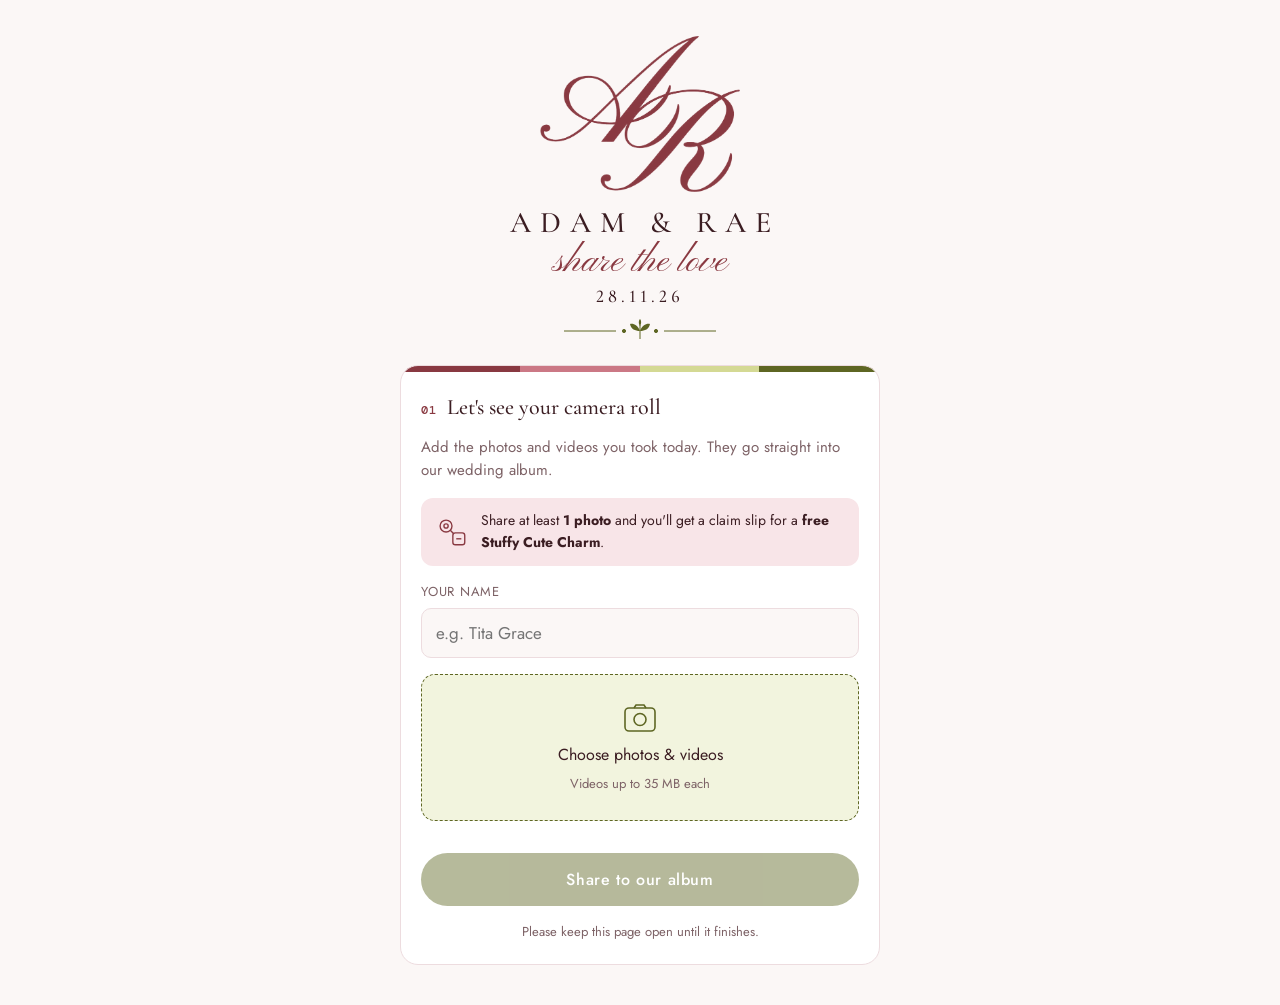
<file: index.html>
<!doctype html>
<html lang="en">
<head>
<meta charset="utf-8">
<meta name="viewport" content="width=device-width, initial-scale=1, viewport-fit=cover">
<title>Adam &amp; Rae Photos</title>
<meta name="claude:viewport-fit-sides" content="cover">
<link rel="preconnect" href="https://fonts.googleapis.com">
<link rel="preconnect" href="https://fonts.gstatic.com" crossorigin>
<link rel="stylesheet" href="https://fonts.googleapis.com/css2?family=Pinyon+Script&family=Cormorant+Garamond:wght@400;500;600&family=Jost:wght@300;400;500&family=DM+Mono:wght@400;500&display=swap">
<style>
/* Layout: one narrow column styled like the couple's oval stationery; upload steps, then a tear-off claim slip with their charm. */
:root {
  /* mood board swatches */
  --berry: #893941;
  --rose: #cb7885;
  --lime: #d4d994;
  --olive: #5e6623;
  --paper: #fbf7f6;
  --card: #ffffff;
  --ink: #3b1d22;
  --muted: #7d6266;
  --sage: #5e6623;
  --sage-soft: #f2f4de;
  --gold: #893941;
  --gold-soft: #f8e5e8;
  --line: #eddcdf;
  --button: #5e6623;
  --button-ink: #ffffff;
  --danger: #a5402d;
  --font-caps: "Cormorant Garamond", "Cormorant", Garamond, "Times New Roman", serif;
  --font-script: "Pinyon Script", "Snell Roundhand", "Brush Script MT", cursive;
  --font-body: "Jost", "Avenir Next", "Segoe UI", system-ui, sans-serif;
  --font-mono: "DM Mono", ui-monospace, "SF Mono", Menlo, monospace;
  color-scheme: light;
}
@media (prefers-color-scheme: dark) {
  :root:not([data-theme="light"]) {
    --paper: #1a1113; --card: #24171a; --ink: #f5e9eb; --muted: #c4a7ac;
    --sage: #c3ca78; --sage-soft: #272a17; --gold: #e48e9c; --gold-soft: #3b1e24;
    --line: #3e2a2e; --danger: #e08a76; --button: #d4d994; --button-ink: #2a2d10; color-scheme: dark;
  }
}
:root[data-theme="dark"] {
  --paper: #1a1113; --card: #24171a; --ink: #f5e9eb; --muted: #c4a7ac;
  --sage: #c3ca78; --sage-soft: #272a17; --gold: #e48e9c; --gold-soft: #3b1e24;
  --line: #3e2a2e; --danger: #e08a76; --button: #d4d994; --button-ink: #2a2d10; color-scheme: dark;
}
*, *::before, *::after { box-sizing: border-box; }
[hidden] { display: none !important; }
html { -webkit-text-size-adjust: 100%; }
body {
  margin: 0; background: var(--paper); color: var(--ink);
  font: 400 16px/1.55 var(--font-body);
  padding-left: max(16px, env(safe-area-inset-left, 0px));
  padding-right: max(16px, env(safe-area-inset-right, 0px));
  padding-block: calc(env(safe-area-inset-top, 0px) + 24px) calc(env(safe-area-inset-bottom, 0px) + 40px);
}
.wrap { max-width: 480px; margin: 0 auto; display: grid; gap: 20px; }
.demo { font-size: 13px; color: var(--muted); border: 1px dashed var(--line); border-radius: 10px; padding: 8px 12px; text-align: center; }

header.hero { text-align: center; display: grid; gap: 4px; padding-block: 12px 4px; }
.eyebrow { font: 500 13px var(--font-caps); letter-spacing: .26em; text-transform: uppercase; color: var(--muted); }
.monogram { width: min(200px, 52vw); aspect-ratio: 590 / 459; margin: 0 auto; background: var(--gold);
  -webkit-mask: url("assets/monogram.png") center / contain no-repeat; mask: url("assets/monogram.png") center / contain no-repeat; }
.names { font: 500 clamp(24px, 7vw, 30px)/1.1 var(--font-caps); letter-spacing: .3em; text-transform: uppercase; margin: 10px 0 0; padding-left: .3em; text-wrap: balance; }
.script { font: 400 clamp(30px, 9vw, 38px)/1 var(--font-script); color: var(--gold); margin: 0; }
.date { font: 500 18px var(--font-caps); letter-spacing: .22em; font-variant-numeric: lining-nums; }
.sprig { width: 160px; height: 24px; margin: 6px auto 0; color: var(--olive); }

.panel, .slip { background: var(--card) linear-gradient(90deg, var(--berry) 0 25%, var(--rose) 0 50%, var(--lime) 0 75%, var(--olive) 0) top / 100% 6px no-repeat; }
.panel { padding-top: 28px !important; }
.panel { border: 1px solid var(--line); border-radius: 18px; padding: 22px 20px; display: grid; gap: 16px; }
.panel h2 { margin: 0; font: 500 22px/1.2 var(--font-caps); display: flex; align-items: baseline; gap: 10px; }
.step { font: 500 12px var(--font-mono); color: var(--gold); letter-spacing: .08em; }
.lede { margin: 0; color: var(--muted); font-size: 15px; }
.reward { display: flex; gap: 12px; align-items: center; background: var(--gold-soft); border-radius: 12px; padding: 12px 14px; font-size: 14px; }
.reward svg { flex: none; width: 34px; height: 34px; color: var(--gold); }

label { font-size: 13px; letter-spacing: .06em; text-transform: uppercase; color: var(--muted); display: grid; gap: 6px; }
input[type="text"] {
  font: 400 17px var(--font-body); color: var(--ink); background: var(--paper);
  border: 1px solid var(--line); border-radius: 10px; padding: 12px 14px; width: 100%; text-transform: none; letter-spacing: 0;
}
input[type="text"]:focus-visible, button:focus-visible, .picker:focus-within { outline: 2px solid var(--gold); outline-offset: 2px; }

.picker {
  position: relative; display: grid; place-items: center; gap: 6px; text-align: center;
  border: 1.5px dashed var(--sage); border-radius: 14px; padding: 26px 16px; background: var(--sage-soft); cursor: pointer;
  text-transform: none; letter-spacing: 0; color: var(--ink); font-size: 16px;
}
.picker input { position: absolute; inset: 0; opacity: 0; cursor: pointer; }
.picker svg { width: 36px; height: 36px; color: var(--sage); }
.picker small { color: var(--muted); font-size: 13px; }

.grid { display: grid; grid-template-columns: repeat(auto-fill, minmax(84px, 1fr)); gap: 8px; }
.thumb { position: relative; aspect-ratio: 1; border-radius: 10px; overflow: hidden; background: var(--sage-soft); max-width: 100%; }
.thumb img, .thumb video { width: 100%; height: 100%; object-fit: cover; display: block; }
.thumb .x { position: absolute; top: 4px; right: 4px; width: 26px; height: 26px; border-radius: 50%; border: 0; background: rgba(0,0,0,.55); color: #fff; font-size: 15px; line-height: 1; cursor: pointer; }
.thumb .state { position: absolute; inset: auto 0 0 0; font: 500 11px var(--font-mono); background: rgba(0,0,0,.55); color: #fff; padding: 3px 6px; }
.thumb.done::after { content: "✓"; position: absolute; inset: 0; display: grid; place-items: center; font-size: 28px; color: #fff; background: rgba(94,102,35,.55); }
.thumb.fail { outline: 2px solid var(--danger); }

.btn {
  font: 500 16px var(--font-body); letter-spacing: .04em; border: 0; border-radius: 999px; padding: 15px 20px; cursor: pointer;
  background: var(--button); color: var(--button-ink); width: 100%;
}
.btn[disabled] { opacity: .45; cursor: not-allowed; }
.btn.ghost { background: transparent; color: var(--ink); border: 1px solid var(--line); }
.note { font-size: 13px; color: var(--muted); margin: 0; text-align: center; }
.err { color: var(--danger); font-size: 14px; margin: 0; }

.bar { height: 6px; border-radius: 6px; background: var(--sage-soft); overflow: hidden; }
.bar i { display: block; height: 100%; width: 0; background: var(--gold); transition: width .3s ease; }
.progress-line { display: flex; justify-content: space-between; font: 400 13px var(--font-mono); color: var(--muted); font-variant-numeric: tabular-nums; }

/* Claim slip */
.slip { border: 1px solid var(--line); border-radius: 18px; overflow: hidden; }
.slip-top { padding: 24px 20px 18px; text-align: center; display: grid; gap: 6px; }
.slip-top .names { margin: 0; }
.perf { position: relative; height: 0; border-top: 2px dashed var(--line); margin: 0 18px; }
.perf::before, .perf::after { content: ""; position: absolute; top: -13px; width: 24px; height: 24px; border-radius: 50%; background: var(--paper); border: 1px solid var(--line); }
.perf::before { left: -31px; } .perf::after { right: -31px; }
.slip-body { padding: 20px; display: grid; gap: 14px; }
.code-box { text-align: center; display: grid; gap: 4px; }
.code { font: 500 clamp(34px, 11vw, 46px)/1 var(--font-mono); letter-spacing: .14em; color: var(--ink); font-variant-numeric: tabular-nums; }
.keychain { display: grid; justify-items: center; gap: 8px; padding-top: 14px; }
.keychain .ring { width: 168px; max-width: 100%; aspect-ratio: 1; border-radius: 50%; padding: 5px; background: conic-gradient(from 200deg, #893941, #f0c4cb, #cb7885, #f7dde1, #893941); box-shadow: 0 8px 22px rgba(137, 57, 65, .28); position: relative; }
.keychain .ring::before { content: ""; position: absolute; top: -18px; left: 50%; width: 22px; height: 22px; margin-left: -11px; border-radius: 50%; border: 3px solid var(--gold); }
.keychain video { width: 100%; height: 100%; border-radius: 50%; object-fit: cover; display: block; background: var(--sage-soft); }
dl { margin: 0; display: grid; grid-template-columns: auto 1fr; gap: 8px 14px; font-size: 14px; }
dt { color: var(--muted); text-transform: uppercase; letter-spacing: .08em; font-size: 12px; padding-top: 2px; }
dd { margin: 0; text-align: right; font-variant-numeric: tabular-nums; min-width: 0; overflow-wrap: anywhere; }
.live { display: flex; align-items: center; justify-content: center; gap: 8px; font: 400 13px var(--font-mono); color: var(--muted); font-variant-numeric: tabular-nums; }
.dot { width: 8px; height: 8px; border-radius: 50%; background: var(--sage); animation: pulse 1.2s ease-in-out infinite; }
@keyframes pulse { 50% { opacity: .25; } }
.redeem { background: var(--gold-soft); border-radius: 12px; padding: 12px 14px; font-size: 14px; text-align: center; }

@media (prefers-reduced-motion: reduce) { .dot { animation: none; } .bar i { transition: none; } }
</style>
</head>
<body>
<main class="wrap">
  <p class="demo" id="demoBanner" hidden>Preview mode: photos stay on this phone and the claim code is a sample.</p>

  <header class="hero">
    <div class="monogram" role="img" aria-label="A R monogram"></div>
    <h1 class="names" id="coupleNames">Adam &amp; Rae</h1>
    <p class="script">share the love</p>
    <span class="date" id="weddingDate">28.11.26</span>
    <svg class="sprig" viewBox="0 0 160 24" fill="none" stroke="currentColor" stroke-width="1" aria-hidden="true">
      <path d="M4 14h52M104 14h52"/><circle cx="64" cy="14" r="1.6" fill="currentColor"/><circle cx="96" cy="14" r="1.6" fill="currentColor"/>
      <path d="M80 22V8" /><path d="M80 14c-2-6-7-8-10-7 1 5 5 7 10 7zM80 14c2-6 7-8 10-7-1 5-5 7-10 7zM80 9c-2-3-1-6 0-7 1 1 2 4 0 7z" fill="currentColor" stroke="none"/>
    </svg>
  </header>

  <!-- Upload flow -->
  <section id="uploadView" class="panel" aria-labelledby="uploadTitle">
    <h2 id="uploadTitle"><span class="step">01</span> Let's see your camera roll</h2>
    <p class="lede">Add the photos and videos you took today. They go straight into our wedding album.</p>

    <div class="reward">
      <svg viewBox="0 0 40 40" fill="none" stroke="currentColor" stroke-width="1.6" aria-hidden="true"><circle cx="13" cy="13" r="7"/><circle cx="13" cy="13" r="2.5"/><path d="M18 18l4 4"/><rect x="21" y="21" width="14" height="14" rx="3" transform="rotate(0)"/><path d="M25 28h6"/></svg>
      <span>Share at least <strong id="minLabel">1 photo</strong> and you'll get a claim slip for a <strong id="rewardLabel">free Stuffy Cute Charm</strong>.</span>
    </div>

    <label for="guestName">Your name
      <input type="text" id="guestName" autocomplete="name" placeholder="e.g. Tita Grace" maxlength="60">
    </label>

    <label class="picker" for="filePick">
      <svg viewBox="0 0 36 36" fill="none" stroke="currentColor" stroke-width="1.6" aria-hidden="true"><rect x="3" y="7" width="30" height="23" rx="4"/><circle cx="18" cy="18.5" r="6"/><path d="M12 7l2-3h8l2 3"/></svg>
      <span>Choose photos &amp; videos</span>
      <small id="limitNote">Videos up to 35 MB each</small>
      <input type="file" id="filePick" accept="image/*,video/*" multiple>
    </label>

    <div class="grid" id="grid" aria-live="polite"></div>

    <div id="progressWrap" hidden>
      <div class="bar"><i id="barFill"></i></div>
      <div class="progress-line"><span id="progressText">0 of 0</span><span id="progressPct">0%</span></div>
    </div>

    <p class="err" id="errorText" role="alert" hidden></p>
    <button class="btn" id="sendBtn" disabled>Share to our album</button>
    <p class="note">Please keep this page open until it finishes.</p>
  </section>

  <!-- Claim slip -->
  <section id="slipView" hidden aria-labelledby="slipTitle">
    <article class="slip">
      <div class="slip-top">
        <h2 class="names" id="slipTitle">Thank you</h2>
        <p class="script">for sharing</p>
        <span class="eyebrow" id="slipEyebrow">Claim slip · <span id="slipReward">free Stuffy Cute Charm</span></span>
      </div>
      <div class="perf" aria-hidden="true"></div>
      <div class="slip-body">
        <p class="redeem" id="soldOutNote" hidden>All 100 Stuffy Cute Charms have been claimed. Your photos are safely in our album. Thank you for sharing our day!</p>
        <figure class="keychain" id="charmFigure" style="margin:0">
          <div class="ring"><video src="assets/charm.mp4" poster="assets/charm-poster.jpg" autoplay muted loop playsinline aria-label="Adam and Rae charm design"></video></div>
          <figcaption class="eyebrow">Your charm</figcaption>
        </figure>
        <div class="code-box" id="codeBox">
          <span class="eyebrow">Claim code</span>
          <span class="code" id="claimCode">------</span>
        </div>
        <dl>
          <dt>Guest</dt><dd id="slipGuest">—</dd>
          <dt>Shared</dt><dd id="slipCount">—</dd>
          <dt>Issued</dt><dd id="slipIssued">—</dd>
        </dl>
        <div class="live" id="liveBox" aria-label="Live clock"><span class="dot"></span><span id="liveClock">--:--:--</span></div>
        <div class="redeem" id="redeemNote">Show this screen at the <strong id="stationLabel">Stuffy Cute Charms booth</strong>. One slip per guest. Staff will check that the clock is moving.</div>
        <button class="btn ghost" id="moreBtn">Share more photos</button>
      </div>
    </article>
  </section>
</main>

<script src="config.js"></script>
<script>
const $ = (id) => document.getElementById(id);
const store = {
  get(k) { try { return JSON.parse(localStorage.getItem(k)); } catch { return null; } },
  set(k, v) { try { localStorage.setItem(k, JSON.stringify(v)); } catch {} }
};
const demo = !CONFIG.scriptUrl;
let guestId = store.get("wps.guestId");
if (!guestId) { guestId = (crypto.randomUUID ? crypto.randomUUID() : String(Date.now()) + Math.random().toString(16).slice(2)); store.set("wps.guestId", guestId); }

let items = [];       // { file, url, el, done }
let busy = false;

function applyConfig() {
  $("coupleNames").textContent = CONFIG.couple;
  $("weddingDate").textContent = CONFIG.dateLine;
  $("rewardLabel").textContent = CONFIG.reward;
  $("slipReward").textContent = CONFIG.reward;
  $("stationLabel").textContent = CONFIG.station;
  $("minLabel").textContent = CONFIG.minFiles + (CONFIG.minFiles === 1 ? " photo" : " photos");
  $("limitNote").textContent = "Videos up to " + CONFIG.maxVideoMB + " MB each";
  $("demoBanner").hidden = !demo;
  const saved = store.get("wps.name");
  if (saved) $("guestName").value = saved;
}

function showError(msg) { const e = $("errorText"); e.textContent = msg; e.hidden = !msg; }
function refreshButton() {
  const pending = items.filter(i => !i.done).length;
  $("sendBtn").disabled = busy || pending === 0 || !$("guestName").value.trim();
  $("sendBtn").textContent = busy ? "Sharing…" : pending ? `Share ${pending} to our album` : "Share to our album";
}

$("filePick").addEventListener("change", (ev) => {
  showError("");
  for (const file of ev.target.files) {
    const isVideo = file.type.startsWith("video/");
    if (!file.type.startsWith("image/") && !isVideo) continue;
    if (isVideo && file.size > CONFIG.maxVideoMB * 1048576) {
      showError(`"${file.name}" is ${(file.size / 1048576).toFixed(0)} MB. Videos must be under ${CONFIG.maxVideoMB} MB; try a shorter clip.`);
      continue;
    }
    const url = URL.createObjectURL(file);
    const el = document.createElement("div");
    el.className = "thumb";
    el.innerHTML = isVideo ? `<video src="${url}" muted playsinline></video>` : `<img src="${url}" alt="">`;
    const x = document.createElement("button");
    x.className = "x"; x.type = "button"; x.setAttribute("aria-label", "Remove"); x.textContent = "×";
    const item = { file, url, el, done: false };
    x.onclick = () => { if (busy) return; items = items.filter(i => i !== item); el.remove(); URL.revokeObjectURL(url); refreshButton(); };
    el.appendChild(x);
    $("grid").appendChild(el);
    items.push(item);
  }
  ev.target.value = "";
  refreshButton();
});
$("guestName").addEventListener("input", refreshButton);

async function shrinkImage(file) {
  if (file.type === "image/gif") return file;
  try {
    const bmp = await createImageBitmap(file);
    const scale = Math.min(1, CONFIG.maxImageSide / Math.max(bmp.width, bmp.height));
    if (scale === 1 && file.size < 4 * 1048576) return file;
    const c = document.createElement("canvas");
    c.width = Math.round(bmp.width * scale); c.height = Math.round(bmp.height * scale);
    c.getContext("2d").drawImage(bmp, 0, 0, c.width, c.height);
    const blob = await new Promise(r => c.toBlob(r, "image/jpeg", 0.86));
    return blob ? new File([blob], file.name.replace(/\.\w+$/, "") + ".jpg", { type: "image/jpeg" }) : file;
  } catch { return file; }
}
const toBase64 = (blob) => new Promise((res, rej) => {
  const r = new FileReader();
  r.onload = () => res(String(r.result).split(",")[1]);
  r.onerror = rej; r.readAsDataURL(blob);
});
// Errors the server gives for a bad file: retrying won't help.
const FINAL_ERRORS = /Only photos|too large|Empty file|Missing guest|No photos received/;
async function callOnce(payload) {
  const res = await fetch(CONFIG.scriptUrl, { method: "POST", headers: { "Content-Type": "text/plain;charset=utf-8" }, body: JSON.stringify(payload) });
  const data = await res.json();
  if (!data.ok) { const e = new Error(data.error || "Upload failed"); e.final = FINAL_ERRORS.test(e.message); throw e; }
  return data;
}
// Retries busy-server and weak-signal failures: waits about 2 s, 5 s, 10 s, 20 s.
async function call(payload, onRetry) {
  const delays = [2000, 5000, 10000, 20000];
  for (let attempt = 0; ; attempt++) {
    try { return await callOnce(payload); }
    catch (e) {
      if (e.final || attempt >= delays.length) throw e;
      onRetry && onRetry(attempt + 1);
      await wait(delays[attempt] + Math.random() * 1500);
    }
  }
}
const wait = (ms) => new Promise(r => setTimeout(r, ms));

$("sendBtn").addEventListener("click", async () => {
  const name = $("guestName").value.trim();
  if (!name) return showError("Please add your name so we know who to thank.");
  store.set("wps.name", name);
  busy = true; showError(""); refreshButton();
  const queue = items.filter(i => !i.done);
  const total = queue.length; let n = 0, failed = 0;
  $("progressWrap").hidden = false;
  const tick = () => {
    $("progressText").textContent = `${n} of ${total}`;
    const pct = Math.round(n / total * 100);
    $("progressPct").textContent = pct + "%"; $("barFill").style.width = pct + "%";
  };
  tick();
  for (const item of queue) {
    item.el.classList.remove("fail");
    const tag = document.createElement("span"); tag.className = "state"; tag.textContent = "sending"; item.el.appendChild(tag);
    try {
      if (demo) { await wait(500 + Math.random() * 500); }
      else {
        const f = item.file.type.startsWith("image/") ? await shrinkImage(item.file) : item.file;
        await call({ action: "upload", guestId, name, filename: f.name, mimeType: f.type, data: await toBase64(f) }, (n) => { tag.textContent = "retrying " + n; });
      }
      item.done = true; item.el.classList.add("done"); item.el.querySelector(".x")?.remove();
    } catch (e) {
      failed++; item.el.classList.add("fail");
    }
    tag.remove(); n++; tick();
  }
  busy = false; refreshButton();
  const sent = items.filter(i => i.done).length + (store.get("wps.slip")?.count || 0);
  if (failed) showError(`${failed} file${failed > 1 ? "s" : ""} didn't go through. Check your signal and tap Share again.`);
  if (sent < CONFIG.minFiles) return;
  try {
    const slip = demo
      ? { code: store.get("wps.slip")?.code || sampleCode(), count: sent, issued: new Date().toISOString() }
      : await call({ action: "finish", guestId, name });
    store.set("wps.slip", { ...slip, name });
    showSlip({ ...slip, name });
  } catch (e) { showError("Your photos were saved, but the claim slip didn't load. Tap Share again in a moment."); }
});

function sampleCode() {
  const a = "ACDEFGHJKMNPQRTUVWXY34679"; let s = "";
  for (let i = 0; i < 6; i++) s += a[Math.floor(Math.random() * a.length)];
  return s;
}
function showSlip(slip) {
  const sold = !!slip.soldOut && !slip.code;
  ["charmFigure", "codeBox", "liveBox", "redeemNote", "slipEyebrow"].forEach(id => $(id).hidden = sold);
  $("soldOutNote").hidden = !sold;
  if (!sold) $("claimCode").textContent = slip.code.slice(0, 3) + " " + slip.code.slice(3);
  $("slipGuest").textContent = slip.name;
  $("slipCount").textContent = slip.count + (slip.count === 1 ? " file" : " files");
  $("slipIssued").textContent = sold ? "—" : new Date(slip.issued).toLocaleString([], { month: "short", day: "numeric", hour: "numeric", minute: "2-digit" });
  $("uploadView").hidden = true; $("slipView").hidden = false;
  window.scrollTo({ top: 0, behavior: "smooth" });
}
$("moreBtn").addEventListener("click", () => {
  items.forEach(i => { i.el.remove(); URL.revokeObjectURL(i.url); }); items = [];
  $("progressWrap").hidden = true; $("barFill").style.width = "0";
  $("slipView").hidden = true; $("uploadView").hidden = false; refreshButton();
});
setInterval(() => { $("liveClock").textContent = new Date().toLocaleTimeString([], { hour: "2-digit", minute: "2-digit", second: "2-digit" }); }, 1000);

applyConfig();
const existing = store.get("wps.slip");
if (existing && (existing.code || existing.soldOut)) showSlip(existing);
refreshButton();
</script>
</body>
</html>
</file>
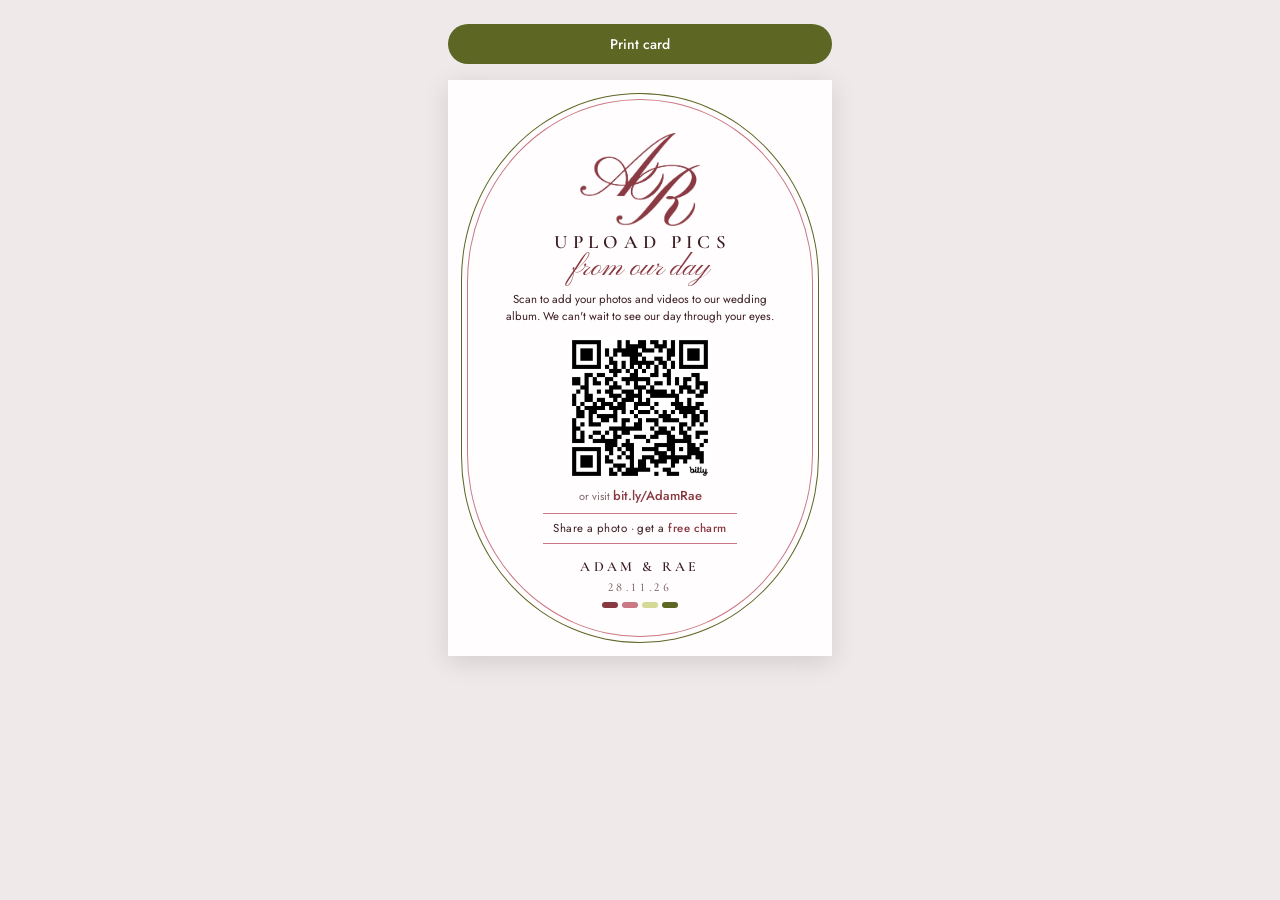
<file: qr-card.html>
<!doctype html>
<html lang="en">
<head>
<meta charset="utf-8">
<meta name="viewport" content="width=device-width, initial-scale=1">
<title>Table QR Card</title>
<link rel="stylesheet" href="https://fonts.googleapis.com/css2?family=Pinyon+Script&family=Cormorant+Garamond:wght@500;600&family=Jost:wght@300;400;500&display=swap">
<style>
/* Printable 4 × 6 in table card. Open on a computer, then print (or Save as PDF) at 100% scale. */
:root { --paper:#fffdfd; --ink:#3b1d22; --muted:#7d6266; --gold:#893941; --rose:#cb7885; --lime:#d4d994; --olive:#5e6623; }
* { box-sizing:border-box; }
@page { size: 4in 6in; margin: 0; }
body { margin:0; background:#efe9ea; font:400 14px/1.5 "Jost", system-ui, sans-serif; color:var(--ink); display:grid; justify-items:center; gap:16px; padding:24px 16px; }
.tools { display:flex; flex-wrap:wrap; gap:8px; max-width:4in; width:100%; }
.tools input { flex:1 1 100%; font:inherit; padding:10px; border:1px solid #c9cec5; border-radius:8px; }
.tools button { flex:1; font:500 14px "Jost", sans-serif; padding:10px; border:0; border-radius:999px; background:var(--olive); color:#fff; cursor:pointer; }
.card { width:4in; height:6in; max-width:100%; background:var(--paper); position:relative; padding:.42in .4in .34in; display:flex; flex-direction:column; align-items:center; text-align:center; box-shadow:0 6px 24px rgba(0,0,0,.12); }
.card::before { content:""; position:absolute; inset:.14in; border:1.5px solid var(--olive); border-radius:50% / 34%; pointer-events:none; }
.card::after { content:""; position:absolute; inset:.2in; border:.5px solid var(--rose); border-radius:50% / 34%; pointer-events:none; }
.card { padding-top:.55in !important; padding-bottom:.5in !important; }
.mono { width:1.25in; aspect-ratio:590/459; background:var(--gold); -webkit-mask:url("assets/monogram.png") center/contain no-repeat; mask:url("assets/monogram.png") center/contain no-repeat; margin-bottom:6px; -webkit-print-color-adjust:exact; print-color-adjust:exact; }
.caps { font:600 19px/1 "Cormorant Garamond", serif; letter-spacing:.28em; padding-left:.28em; margin:0; }
.script { font:400 30px/1 "Pinyon Script", cursive; color:var(--gold); margin:2px 0 0; }
.sub { font:600 11px "Cormorant Garamond", serif; letter-spacing:.28em; text-transform:uppercase; color:var(--muted); }
.body { font-size:11.5px; line-height:1.5; max-width:2.8in; margin:8px 0 10px; }
.qr { width:1.5in; height:1.5in; background:#fff; }
.qr svg { width:100%; height:100%; display:block; }
.link { margin:6px 0 0; font-size:11px; color:var(--muted); }
.link b { color:var(--gold); font-weight:500; font-size:13px; }
.perk { max-width:2.5in; margin-top:8px; font-size:11.5px; border-top:1px solid var(--rose); border-bottom:1px solid var(--rose); padding:6px 10px; letter-spacing:.04em; }
.perk b { color:var(--gold); font-weight:500; }
.sign { margin-top:auto; font:600 14px/1 "Cormorant Garamond", serif; letter-spacing:.24em; }
.swatch { display:flex; gap:4px; margin:8px auto 0; justify-content:center; -webkit-print-color-adjust:exact; print-color-adjust:exact; }
.swatch i { width:16px; height:6px; border-radius:3px; }
.sign small { display:block; font:500 12px "Cormorant Garamond", serif; letter-spacing:.3em; text-transform:uppercase; color:var(--muted); margin-top:6px; font-variant-numeric:lining-nums; }
@media print { body { background:none; padding:0; display:block; } .tools { display:none; } .card { box-shadow:none; } }
</style>
</head>
<body>
<div class="tools">
  <button type="button" onclick="window.print()">Print card</button>
</div>

<article class="card">
  <div class="mono" role="img" aria-label="A R monogram"></div>
  <h1 class="caps">UPLOAD PICS</h1>
  <p class="script">from our day</p>
  <p class="body">Scan to add your photos and videos to our wedding album. We can't wait to see our day through your eyes.</p>
  <div class="qr"><img src="assets/qr-bitly.png" alt="QR code to bit.ly/AdamRae" style="width:100%;height:100%;display:block"></div>
  <p class="link">or visit <b>bit.ly/AdamRae</b></p>
  <p class="perk">Share a photo · get a <b>free charm</b></p>
  <div class="sign">ADAM &amp; RAE<small>28.11.26</small><span class="swatch" aria-hidden="true"><i style="background:var(--gold)"></i><i style="background:var(--rose)"></i><i style="background:var(--lime)"></i><i style="background:var(--olive)"></i></span></div>
</article>


</body>
</html>
</file>
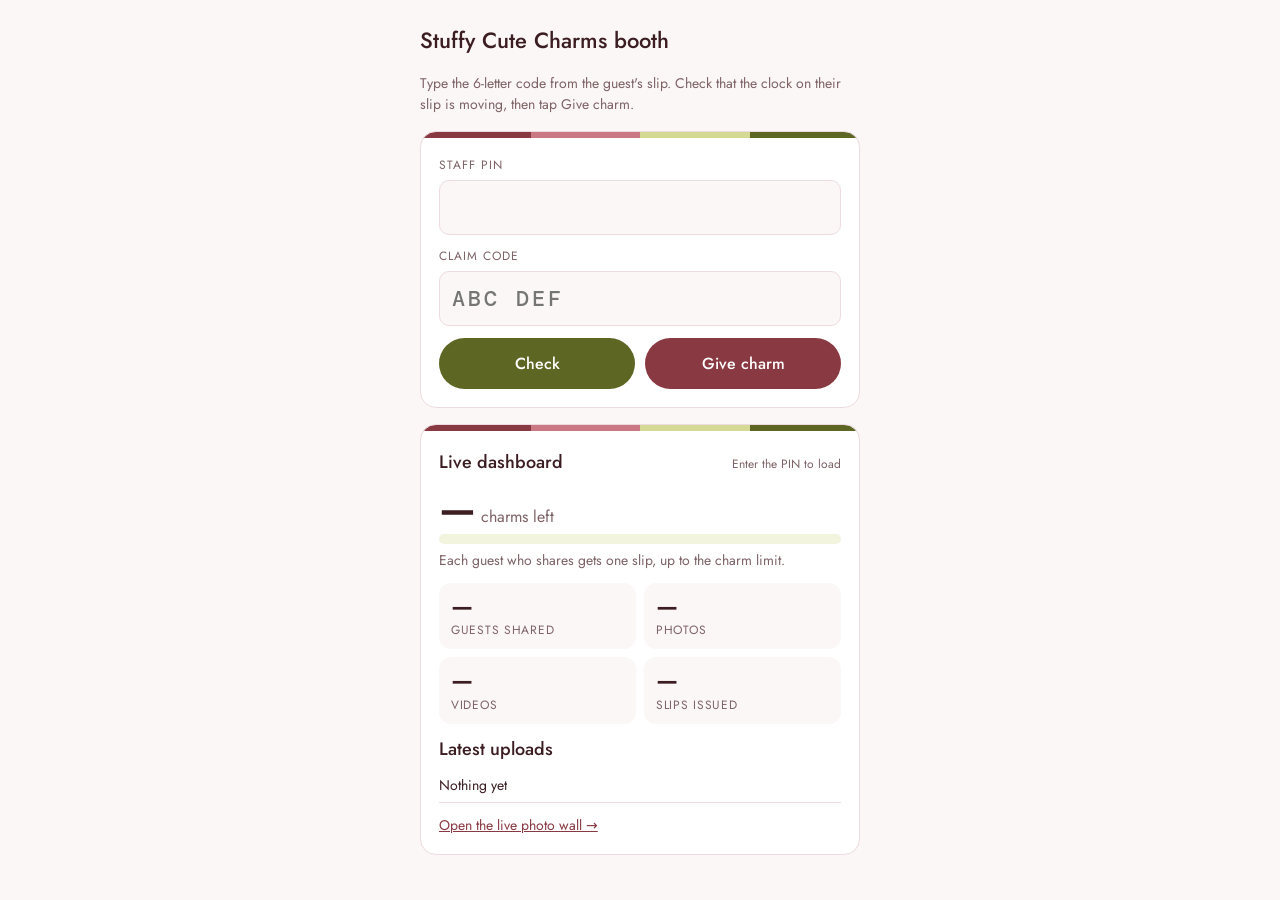
<file: staff.html>
<!doctype html>
<html lang="en">
<head>
<meta charset="utf-8">
<meta name="viewport" content="width=device-width, initial-scale=1, viewport-fit=cover">
<meta name="robots" content="noindex">
<title>Adam &amp; Rae Charm Booth</title>
<link rel="stylesheet" href="https://fonts.googleapis.com/css2?family=Jost:wght@400;500;600&family=DM+Mono:wght@500&display=swap">
<style>
:root { --paper:#fbf7f6; --card:#fff; --ink:#3b1d22; --muted:#7d6266; --line:#eddcdf; --ok:#5e6623; --ok-soft:#f2f4de; --bad:#893941; --bad-soft:#f8e5e8; --gold:#893941; color-scheme:light; }
@media (prefers-color-scheme: dark) { :root { --paper:#1a1113; --card:#24171a; --ink:#f5e9eb; --muted:#c4a7ac; --line:#3e2a2e; --ok:#c3ca78; --ok-soft:#272a17; --bad:#e48e9c; --bad-soft:#3b1e24; --gold:#b04a55; color-scheme:dark; } }
* { box-sizing:border-box; }
[hidden] { display:none !important; }
body { margin:0; background:var(--paper); color:var(--ink); font:400 16px/1.5 "Jost", system-ui, sans-serif;
  padding:calc(env(safe-area-inset-top,0px) + 24px) max(16px, env(safe-area-inset-right,0px)) 40px max(16px, env(safe-area-inset-left,0px)); }
.wrap { max-width:440px; margin:0 auto; display:grid; gap:16px; }
h1 { margin:0; font-weight:500; font-size:22px; }
p { margin:0; color:var(--muted); font-size:14px; }
.card { background:var(--card) linear-gradient(90deg,#893941 0 25%,#cb7885 0 50%,#d4d994 0 75%,#5e6623 0) top/100% 6px no-repeat; padding-top:24px !important; border:1px solid var(--line); border-radius:16px; padding:18px; display:grid; gap:12px; }
label { font-size:12px; letter-spacing:.08em; text-transform:uppercase; color:var(--muted); display:grid; gap:6px; }
input { font:500 22px "DM Mono", monospace; letter-spacing:.14em; text-transform:uppercase; color:var(--ink); background:var(--paper); border:1px solid var(--line); border-radius:10px; padding:12px; width:100%; }
input#pin { letter-spacing:.3em; }
.row { display:grid; grid-template-columns:1fr 1fr; gap:10px; }
button { font:500 16px "Jost", sans-serif; border:0; border-radius:999px; padding:14px; cursor:pointer; background:#5e6623; color:#fff; }
button.alt { background:var(--gold); color:#fff; }
button[disabled] { opacity:.4; }
.result { border-radius:14px; padding:16px; display:grid; gap:4px; font-size:15px; }
.result strong { font-size:20px; }
.ok { background:var(--ok-soft); color:var(--ok); }
.bad { background:var(--bad-soft); color:var(--bad); }
h2 { margin:0; font-weight:500; font-size:18px; display:flex; justify-content:space-between; align-items:baseline; gap:8px; }
h2 small { font-size:12px; color:var(--muted); font-weight:400; font-variant-numeric:tabular-nums; }
.meter { display:grid; gap:6px; }
.meter .big { font:600 40px/1 "Jost", sans-serif; font-variant-numeric:tabular-nums; }
.meter .big span { font-size:16px; font-weight:400; color:var(--muted); }
.bar { height:10px; border-radius:6px; background:var(--ok-soft); overflow:hidden; }
.bar i { display:block; height:100%; background:var(--gold); width:0; transition:width .4s; }
.tiles { display:grid; grid-template-columns:repeat(2, minmax(0,1fr)); gap:8px; }
.tile { background:var(--paper); border-radius:12px; padding:10px 12px; display:grid; gap:2px; }
.tile b { font:600 24px/1.1 "Jost", sans-serif; font-variant-numeric:tabular-nums; }
.tile span { font-size:12px; color:var(--muted); text-transform:uppercase; letter-spacing:.06em; }
.feed { list-style:none; margin:0; padding:0; display:grid; gap:6px; font-size:14px; }
.feed li { display:flex; justify-content:space-between; gap:10px; border-bottom:1px solid var(--line); padding-bottom:6px; min-width:0; }
.feed li span:first-child { overflow:hidden; text-overflow:ellipsis; white-space:nowrap; }
.feed time { color:var(--muted); font-variant-numeric:tabular-nums; flex:none; }
.feed a { color:inherit; }
.low { color:var(--bad); }
a.wall { color:var(--gold); font-size:14px; }
</style>
</head>
<body>
<main class="wrap">
  <h1>Stuffy Cute Charms booth</h1>
  <p>Type the 6-letter code from the guest's slip. Check that the clock on their slip is moving, then tap Give charm.</p>
  <section class="card">
    <label for="pin">Staff PIN <input id="pin" type="password" inputmode="numeric" autocomplete="off"></label>
    <label for="code">Claim code <input id="code" type="text" autocomplete="off" maxlength="7" placeholder="ABC DEF"></label>
    <div class="row">
      <button id="checkBtn" type="button">Check</button>
      <button id="redeemBtn" class="alt" type="button">Give charm</button>
    </div>
  </section>
  <div id="out" class="result" hidden aria-live="polite"></div>

  <section class="card" id="dash" aria-labelledby="dashTitle">
    <h2 id="dashTitle">Live dashboard <small id="updated">Enter the PIN to load</small></h2>
    <div class="meter">
      <span class="big" id="charmsLeft">—<span> charms left</span></span>
      <div class="bar"><i id="charmBar"></i></div>
      <p id="slipNote">Each guest who shares gets one slip, up to the charm limit.</p>
    </div>
    <div class="tiles">
      <div class="tile"><b id="tGuests">—</b><span>Guests shared</span></div>
      <div class="tile"><b id="tPhotos">—</b><span>Photos</span></div>
      <div class="tile"><b id="tVideos">—</b><span>Videos</span></div>
      <div class="tile"><b id="tSlips">—</b><span>Slips issued</span></div>
    </div>
    <h2>Latest uploads</h2>
    <ul class="feed" id="feed"><li><span>Nothing yet</span></li></ul>
    <a class="wall" href="wall.html">Open the live photo wall →</a>
  </section>
</main>
<script src="config.js"></script>
<script>
const $ = (id) => document.getElementById(id);
try { $("pin").value = localStorage.getItem("wps.pin") || ""; } catch {}
async function go(action) {
  const out = $("out"); out.hidden = false; out.className = "result"; out.textContent = "Checking…";
  try { localStorage.setItem("wps.pin", $("pin").value); } catch {}
  if (!SCRIPT_URL) { out.className = "result bad"; out.textContent = "Add the Apps Script URL to config.js first."; return; }
  try {
    const res = await fetch(SCRIPT_URL, { method:"POST", headers:{ "Content-Type":"text/plain;charset=utf-8" },
      body: JSON.stringify({ action, pin: $("pin").value, code: $("code").value }) });
    const d = await res.json();
    if (!d.ok) throw new Error(d.error);
    if (!d.found) { out.className = "result bad"; out.innerHTML = "<strong>Code not found</strong><span>Check the letters and try again.</span>"; return; }
    const who = `${esc(d.name)} · ${d.count} file${d.count == 1 ? "" : "s"}`;
    if (action === "redeem" && !d.alreadyRedeemed) { out.className = "result ok"; out.innerHTML = `<strong>Give the charm ✓</strong><span>${who}</span>`; }
    else if (d.redeemed) { out.className = "result bad"; out.innerHTML = `<strong>Already claimed</strong><span>${who} · ${new Date(d.redeemedAt).toLocaleTimeString([], {hour:"numeric", minute:"2-digit"})}</span>`; }
    else { out.className = "result ok"; out.innerHTML = `<strong>Valid, not yet claimed</strong><span>${who}</span>`; }
    if (action === "redeem") loadStats();
  } catch (e) { out.className = "result bad"; out.textContent = e.message || "Couldn't reach the server. Check the signal."; }
}
const esc = (s) => String(s).replace(/[&<>"]/g, c => ({ "&":"&amp;", "<":"&lt;", ">":"&gt;", '"':"&quot;" }[c]));
$("checkBtn").onclick = () => go("verify");
$("redeemBtn").onclick = () => go("redeem");

// Live dashboard: refreshes every 30 seconds while the PIN is filled in.
let lastLoad = 0;
async function loadStats() {
  const pin = $("pin").value;
  if (!SCRIPT_URL || !pin) return;
  try {
    const res = await fetch(SCRIPT_URL, { method:"POST", headers:{ "Content-Type":"text/plain;charset=utf-8" }, body: JSON.stringify({ action:"stats", pin }) });
    const d = await res.json();
    if (!d.ok) { $("updated").textContent = d.error === "Wrong staff PIN" ? "Wrong PIN" : "Error: " + d.error; return; }
    try { localStorage.setItem("wps.pin", pin); } catch {}
    $("charmsLeft").innerHTML = `${d.charmsLeft}<span> of ${d.limit} charms left</span>`;
    $("charmsLeft").classList.toggle("low", d.charmsLeft <= 10);
    $("charmBar").style.width = Math.round(d.redeemed / d.limit * 100) + "%";
    $("slipNote").textContent = d.slipsLeft > 0
      ? `${d.redeemed} given out · ${d.slips} slip${d.slips === 1 ? "" : "s"} issued · ${d.slipsLeft} still available`
      : `All ${d.limit} slips issued · ${d.redeemed} given out. New guests now see "all charms claimed".`;
    $("tGuests").textContent = d.guests; $("tPhotos").textContent = d.photos;
    $("tVideos").textContent = d.videos; $("tSlips").textContent = `${d.slips}/${d.limit}`;
    $("feed").innerHTML = d.latest.length ? d.latest.map(u =>
      `<li><span>${esc(u.name)} · <a href="${esc(u.link)}" target="_blank" rel="noopener">${u.type}</a></span><time>${new Date(u.time).toLocaleTimeString([], {hour:"numeric", minute:"2-digit"})}</time></li>`).join("")
      : "<li><span>Nothing yet</span></li>";
    lastLoad = Date.now(); tickUpdated();
  } catch { $("updated").textContent = "Offline — retrying"; }
}
function tickUpdated() {
  if (!lastLoad) return;
  const s = Math.round((Date.now() - lastLoad) / 1000);
  $("updated").textContent = s < 5 ? "Updated just now" : `Updated ${s}s ago`;
}
$("pin").addEventListener("change", loadStats);
setInterval(loadStats, 30000);
setInterval(tickUpdated, 1000);
loadStats();
</script>
</body>
</html>
</file>
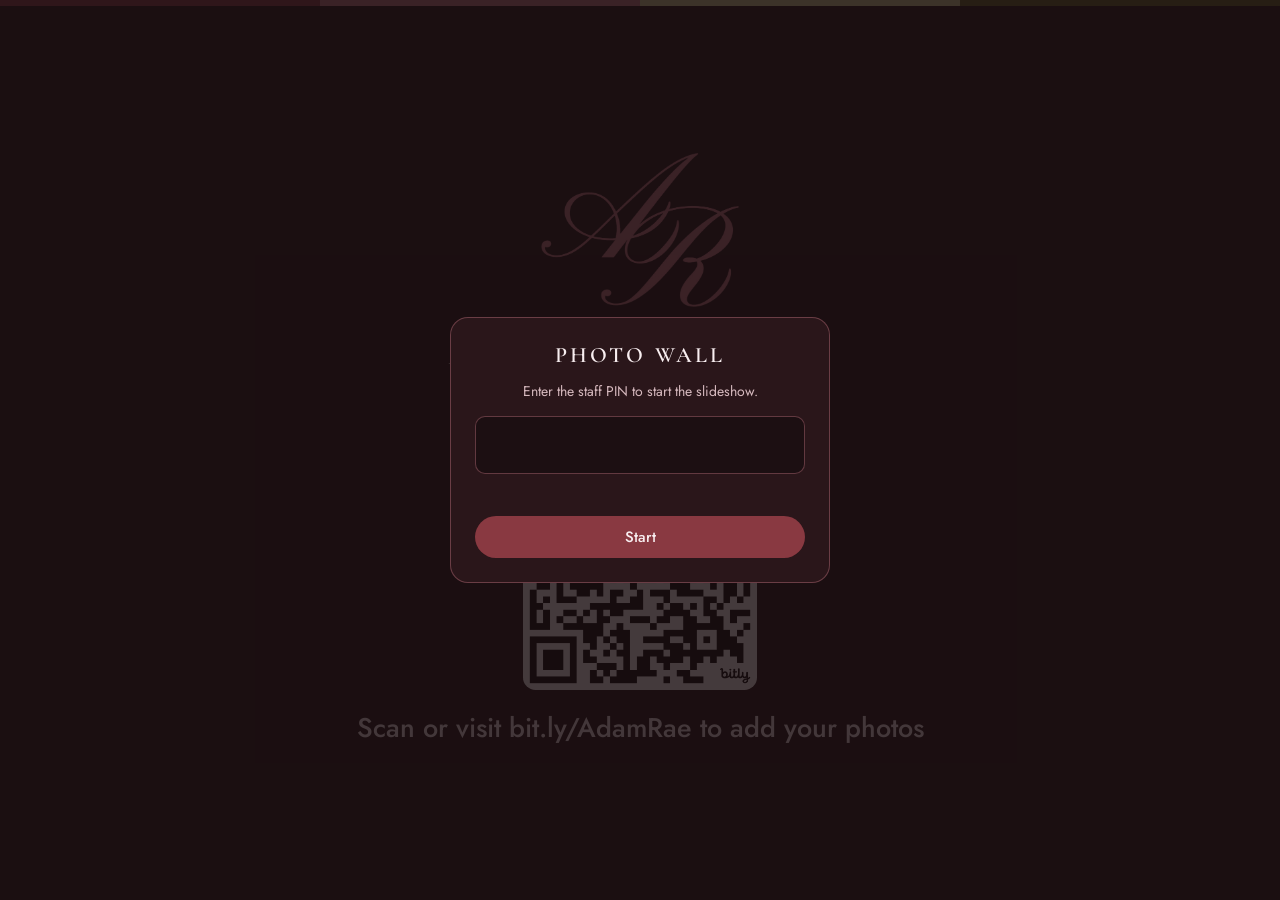
<file: wall.html>
<!doctype html>
<html lang="en">
<head>
<meta charset="utf-8">
<meta name="viewport" content="width=device-width, initial-scale=1, viewport-fit=cover">
<meta name="robots" content="noindex">
<title>Adam &amp; Rae Photo Wall</title>
<link rel="stylesheet" href="https://fonts.googleapis.com/css2?family=Pinyon+Script&family=Cormorant+Garamond:wght@500;600&family=Jost:wght@400;500&display=swap">
<style>
/* Full-screen slideshow for a TV or projector: newest guest photos first, then loops. */
:root { --bg:#1c0f12; --ink:#f8eef0; --muted:#d6b9be; --berry:#893941; --rose:#cb7885; --lime:#d4d994; --olive:#5e6623; color-scheme:dark; }
* { box-sizing:border-box; }
[hidden] { display:none !important; }
html, body { height:100%; margin:0; background:var(--bg); color:var(--ink); font:400 16px/1.4 "Jost", system-ui, sans-serif; overflow:hidden; }
.stage { position:fixed; inset:0; }
.layer { position:absolute; inset:0; opacity:0; transition:opacity 1.2s ease; }
.layer.on { opacity:1; }
.layer .blur { position:absolute; inset:-40px; background-size:cover; background-position:center; filter:blur(36px) brightness(.45) saturate(1.2); }
.layer img { position:absolute; inset:4vh 4vw 13vh; width:92vw; height:83vh; object-fit:contain; filter:drop-shadow(0 18px 40px rgba(0,0,0,.5)); }
.stripe { position:fixed; left:0; right:0; top:0; height:6px; display:flex; z-index:3; }
.stripe i { flex:1; }
.brand { position:fixed; left:max(3vw, env(safe-area-inset-left)); bottom:3vh; display:flex; align-items:center; gap:1.4vw; z-index:3; }
.mono { width:7vh; aspect-ratio:590/459; background:var(--rose); -webkit-mask:url("assets/monogram.png") center/contain no-repeat; mask:url("assets/monogram.png") center/contain no-repeat; }
.brand .names { font:600 2.6vh/1 "Cormorant Garamond", serif; letter-spacing:.3em; text-transform:uppercase; }
.brand .by { font:400 3.4vh/1.1 "Pinyon Script", cursive; color:var(--rose); margin-top:.6vh; }
.brand .by b { font-weight:400; color:var(--ink); }
.fresh { display:inline-block; font:500 1.4vh "Jost", sans-serif; letter-spacing:.18em; text-transform:uppercase; background:var(--lime); color:#2a2d10; border-radius:99px; padding:.4vh .9vw; margin-left:.8vw; vertical-align:middle; }
.add { position:fixed; right:max(3vw, env(safe-area-inset-right)); bottom:3vh; display:flex; align-items:center; gap:1vw; background:rgba(28,15,18,.72); border:1px solid rgba(203,120,133,.5); border-radius:1.6vh; padding:1vh 1.2vw 1vh 1vh; z-index:3; }
.add img { width:10vh; height:10vh; border-radius:.8vh; background:#fff; display:block; }
.add p { margin:0; font:400 3vh/1 "Pinyon Script", cursive; color:var(--rose); }
.add b { display:block; font:500 2.2vh "Jost", sans-serif; color:var(--ink); margin-top:.6vh; }
.count { position:fixed; right:max(3vw, env(safe-area-inset-right)); top:3vh; font:500 1.6vh "Jost", sans-serif; letter-spacing:.14em; text-transform:uppercase; color:var(--muted); z-index:3; font-variant-numeric:tabular-nums; }
.empty { position:fixed; inset:0; display:grid; place-items:center; text-align:center; z-index:2; }
.empty .inner { display:grid; justify-items:center; gap:2vh; }
.empty .mono { width:22vh; }
.empty h1 { margin:0; font:600 5vh/1.1 "Cormorant Garamond", serif; letter-spacing:.24em; text-transform:uppercase; }
.empty p { margin:0; font:400 5vh/1 "Pinyon Script", cursive; color:var(--rose); }
.empty img { width:26vh; height:26vh; background:#fff; border-radius:1.4vh; }
.empty b { font:500 3vh "Jost", sans-serif; }
.controls { position:fixed; top:3vh; left:max(3vw, env(safe-area-inset-left)); display:flex; gap:8px; z-index:4; opacity:0; transition:opacity .3s; }
body.show-controls .controls { opacity:1; }
.controls button, .panel button { font:500 15px "Jost", sans-serif; border:0; border-radius:99px; padding:10px 16px; cursor:pointer; background:rgba(248,238,240,.14); color:var(--ink); backdrop-filter:blur(6px); }
.controls button:focus-visible, .panel button:focus-visible, .panel input:focus-visible { outline:2px solid var(--lime); outline-offset:2px; }
.panel button.primary { background:var(--berry); }
.overlay { position:fixed; inset:0; display:grid; place-items:center; background:rgba(28,15,18,.82); z-index:10; padding:16px; }
.panel { background:#2a161a; border:1px solid rgba(203,120,133,.4); border-radius:18px; padding:24px; width:min(380px, 100%); display:grid; gap:14px; text-align:center; }
.panel h2 { margin:0; font:600 22px "Cormorant Garamond", serif; letter-spacing:.14em; text-transform:uppercase; }
.panel p { margin:0; color:var(--muted); font-size:14px; }
.panel input { font:500 22px "Jost", sans-serif; letter-spacing:.3em; text-align:center; background:#1c0f12; color:var(--ink); border:1px solid rgba(203,120,133,.4); border-radius:10px; padding:12px; width:100%; }
.panel .row { display:flex; gap:8px; justify-content:center; }
.err { color:#f0a0ad; font-size:14px; min-height:1em; }
@media (prefers-reduced-motion: reduce) { .layer { transition:none; } }
</style>
</head>
<body>
<div class="stripe" aria-hidden="true"><i style="background:var(--berry)"></i><i style="background:var(--rose)"></i><i style="background:var(--lime)"></i><i style="background:var(--olive)"></i></div>

<div class="stage" aria-live="polite">
  <div class="layer" id="layerA"><div class="blur"></div><img alt=""></div>
  <div class="layer" id="layerB"><div class="blur"></div><img alt=""></div>
</div>

<div class="empty" id="empty">
  <div class="inner">
    <div class="mono" aria-hidden="true"></div>
    <h1>Adam &amp; Rae</h1>
    <p>share the love</p>
    <img src="assets/qr-bitly.png" alt="QR code to bit.ly/AdamRae">
    <b>Scan or visit bit.ly/AdamRae to add your photos</b>
  </div>
</div>

<div class="brand" id="brand" hidden>
  <div class="mono" aria-hidden="true"></div>
  <div>
    <div class="names">Adam &amp; Rae · 28.11.26</div>
    <div class="by">shared by <b id="who">—</b><span class="fresh" id="freshTag" hidden>Just shared</span></div>
  </div>
</div>
<div class="add" id="add" hidden>
  <img src="assets/qr-bitly.png" alt="QR code to bit.ly/AdamRae">
  <div><p>add yours</p><b>bit.ly/AdamRae</b></div>
</div>
<div class="count" id="count"></div>

<div class="controls" id="controls">
  <button type="button" id="fsBtn">Full screen</button>
  <button type="button" id="pauseBtn">Pause</button>
  <button type="button" id="hideBtn">Hide this photo</button>
</div>

<div class="overlay" id="pinBox">
  <form class="panel" id="pinForm">
    <h2>Photo wall</h2>
    <p>Enter the staff PIN to start the slideshow.</p>
    <input id="pin" type="password" inputmode="numeric" autocomplete="off" aria-label="Staff PIN">
    <div class="err" id="pinErr" role="alert"></div>
    <button class="primary" type="submit">Start</button>
  </form>
</div>

<div class="overlay" id="confirmBox" hidden>
  <div class="panel">
    <h2>Hide photo?</h2>
    <p>It disappears from the wall right away. It stays in the Drive album, and you can show it again by clearing its "Hide from wall" cell in the Uploads sheet.</p>
    <div class="row"><button type="button" id="noBtn">Keep it</button><button class="primary" type="button" id="yesBtn">Hide it</button></div>
  </div>
</div>

<script src="config.js"></script>
<script>
const $ = (id) => document.getElementById(id);
const SHOW_MS = 8000, LIST_MS = 20000, CACHE_MAX = 40;
let pin = "", list = [], order = [], pos = 0, fresh = [], seen = new Set(), current = null, paused = false, front = "layerA";
const cache = new Map(); // id -> blob URL

async function api(payload) {
  const res = await fetch(SCRIPT_URL, { method:"POST", headers:{ "Content-Type":"text/plain;charset=utf-8" }, body: JSON.stringify({ ...payload, pin }) });
  const d = await res.json();
  if (!d.ok) throw new Error(d.error || "Request failed");
  return d;
}

async function refreshList(first) {
  try {
    const d = await api({ action:"wallList" });
    const ids = new Set(d.photos.map(p => p.id));
    if (!first) d.photos.filter(p => !seen.has(p.id)).reverse().forEach(p => fresh.push(p.id));
    d.photos.forEach(p => seen.add(p.id));
    list = d.photos;
    order = list.map(p => p.id);
    fresh = fresh.filter(id => ids.has(id));
    $("count").textContent = list.length ? `${list.length} photo${list.length === 1 ? "" : "s"} shared` : "";
    if (!current && list.length) next();
  } catch (e) { if (first) throw e; }
}

async function getUrl(id) {
  if (cache.has(id)) { const u = cache.get(id); cache.delete(id); cache.set(id, u); return u; }
  const d = await api({ action:"wallPhoto", id });
  const bin = atob(d.data); const bytes = new Uint8Array(bin.length);
  for (let i = 0; i < bin.length; i++) bytes[i] = bin.charCodeAt(i);
  const url = URL.createObjectURL(new Blob([bytes], { type: d.mime }));
  cache.set(id, url);
  if (cache.size > CACHE_MAX) { const [oldId, oldUrl] = cache.entries().next().value; cache.delete(oldId); URL.revokeObjectURL(oldUrl); }
  return url;
}

function pickNext() {
  if (fresh.length) return { id: fresh.shift(), isFresh: true };
  if (!order.length) return null;
  if (pos >= order.length) pos = 0;
  return { id: order[pos++], isFresh: false };
}

let timer = null;
async function next() {
  clearTimeout(timer);
  const pick = pickNext();
  if (!pick) { showEmpty(true); return; }
  try {
    const url = await getUrl(pick.id);
    await new Promise((ok, bad) => { const im = new Image(); im.onload = ok; im.onerror = bad; im.src = url; });
    const meta = list.find(p => p.id === pick.id) || { name: "a guest" };
    const back = front === "layerA" ? "layerB" : "layerA";
    const layer = $(back);
    layer.querySelector("img").src = url;
    layer.querySelector("img").alt = "Photo shared by " + meta.name;
    layer.querySelector(".blur").style.backgroundImage = `url("${url}")`;
    layer.classList.add("on"); $(front).classList.remove("on"); front = back;
    current = pick.id;
    $("who").textContent = meta.name;
    $("freshTag").hidden = !pick.isFresh;
    showEmpty(false);
    const peek = fresh[0] || order[pos % Math.max(order.length, 1)];
    if (peek) getUrl(peek).catch(() => {});   // preload the next one
  } catch (e) { /* skip a photo that won't load */ }
  if (!paused) timer = setTimeout(next, current ? SHOW_MS : 2000);
}

function showEmpty(on) {
  $("empty").hidden = !on; $("brand").hidden = on; $("add").hidden = on;
  if (on) { current = null; document.querySelectorAll(".layer").forEach(l => l.classList.remove("on")); }
}

async function start() {
  $("pinErr").textContent = "";
  if (!SCRIPT_URL) { $("pinErr").textContent = "Add the Apps Script link to config.js first."; return; }
  try { await refreshList(true); }
  catch (e) {
    const m = String(e.message || e);
    $("pinErr").textContent = m === "Wrong staff PIN" ? "Wrong PIN. Try again."
      : /Failed to fetch|Load failed|NetworkError|JSON/i.test(m) ? "Couldn't reach the album (" + m + "). Check the internet connection."
      : "The album replied: " + m;
    return;
  }
  try { localStorage.setItem("wps.pin", pin); } catch {}
  $("pinBox").hidden = true;
  if (!list.length) showEmpty(true);
  setInterval(() => refreshList(false).then(() => { if (!current && !paused) next(); }), LIST_MS);
  try { await navigator.wakeLock?.request("screen"); } catch {}
}

$("pinForm").addEventListener("submit", (e) => { e.preventDefault(); pin = $("pin").value.trim(); start(); });
try { const saved = localStorage.getItem("wps.pin"); if (saved) { $("pin").value = saved; pin = saved; start(); } } catch {}

let idle;
document.addEventListener("pointermove", () => { document.body.classList.add("show-controls"); clearTimeout(idle); idle = setTimeout(() => document.body.classList.remove("show-controls"), 3000); });
$("fsBtn").onclick = () => { (document.fullscreenElement ? document.exitFullscreen() : document.documentElement.requestFullscreen()).catch(() => {}); };
$("pauseBtn").onclick = () => { paused = !paused; $("pauseBtn").textContent = paused ? "Play" : "Pause"; if (!paused) next(); else clearTimeout(timer); };
$("hideBtn").onclick = () => { if (current) $("confirmBox").hidden = false; };
$("noBtn").onclick = () => { $("confirmBox").hidden = true; };
$("yesBtn").onclick = async () => {
  $("confirmBox").hidden = true;
  const id = current;
  try {
    await api({ action:"hide", id });
    order = order.filter(x => x !== id); list = list.filter(p => p.id !== id); fresh = fresh.filter(x => x !== id);
    cache.delete(id);
    $("count").textContent = list.length ? `${list.length} photo${list.length === 1 ? "" : "s"} shared` : "";
    next();
  } catch (e) { $("count").textContent = "Couldn't hide that photo. Try again."; }
};
document.addEventListener("keydown", (e) => {
  if (!$("pinBox").hidden || !$("confirmBox").hidden) return;
  if (e.key === "ArrowRight") next();
  if (e.key === " ") $("pauseBtn").click();
  if (e.key.toLowerCase() === "f") $("fsBtn").click();
  if (e.key.toLowerCase() === "h") $("hideBtn").click();
});
</script>
</body>
</html>
</file>
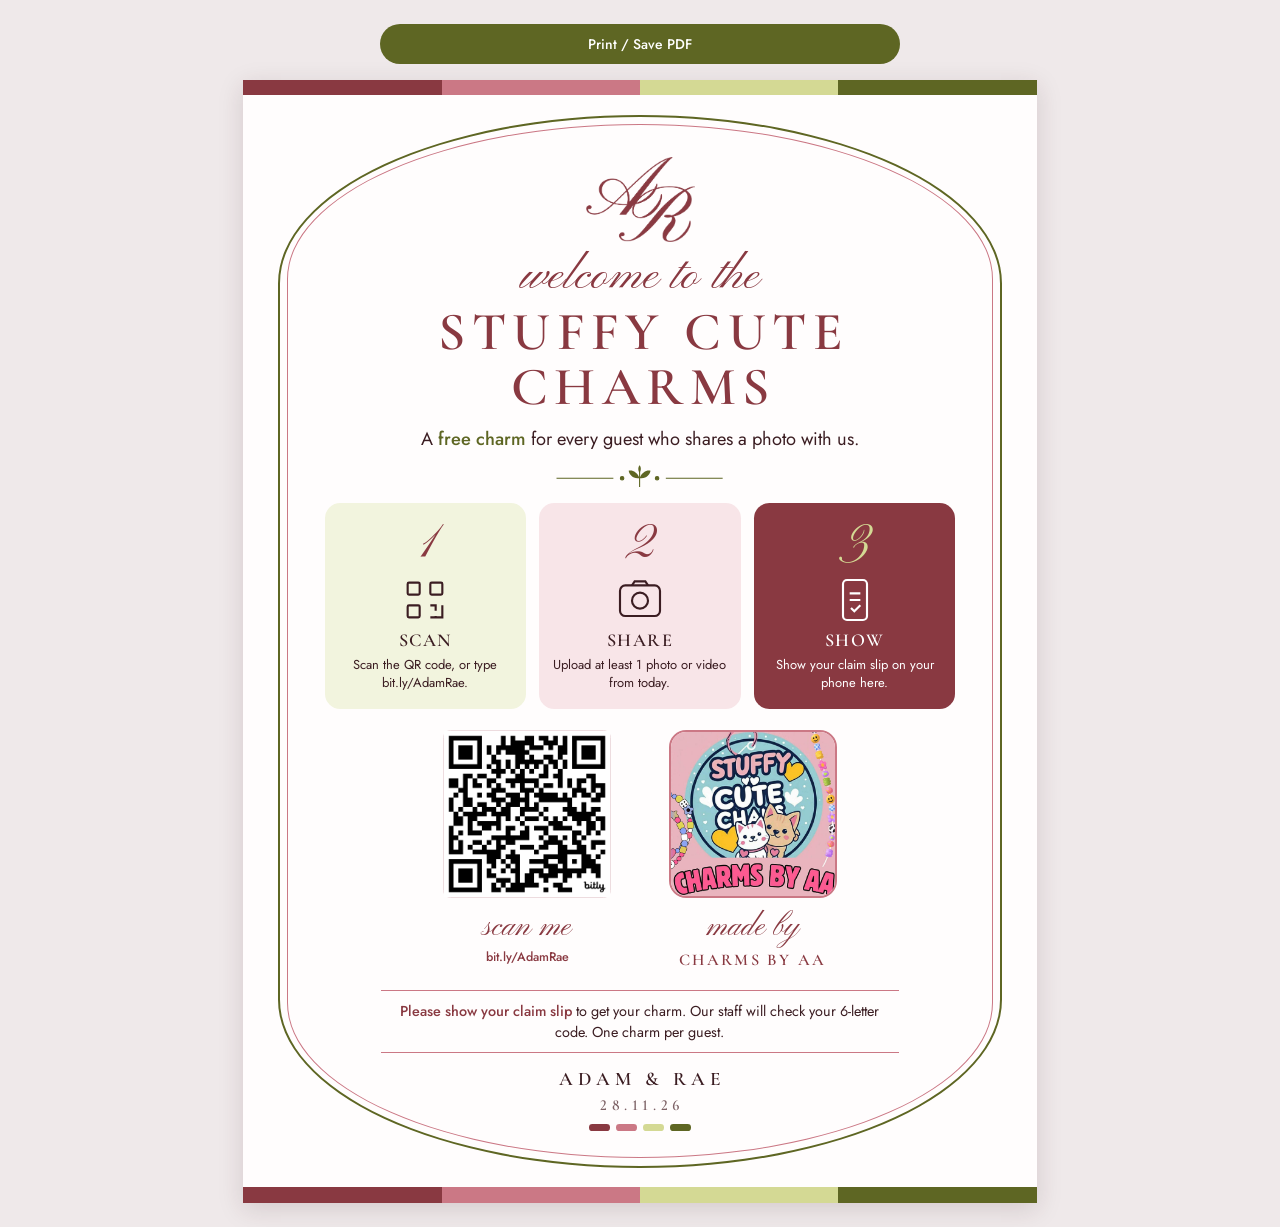
<file: print/booth-sign.html>
<!doctype html>
<html lang="en"><head><meta charset="utf-8"><meta name="viewport" content="width=device-width, initial-scale=1">
<link rel="stylesheet" href="https://fonts.googleapis.com/css2?family=Pinyon+Script&family=Cormorant+Garamond:wght@500;600&family=Jost:wght@400;500&display=swap">
<link rel="stylesheet" href="sign.css">
<title>Charm Booth Sign</title>
<style>
/* A4 booth sign (210 × 297 mm). Prints fine on Letter at "fit to page". */
@page { size: 210mm 297mm; margin: 0; }
.sheet { width:210mm; height:297mm; padding:.8in .85in .75in; }
.stripe { height:.16in; }
.oval-a { inset:.36in; border:.025in solid var(--olive); border-radius:50% / 16% !important; }
.oval-b { inset:.46in; border:.012in solid var(--rose); border-radius:50% / 15% !important; }
.mono { width:1.25in; }
.pre { font-size:.5in; margin-top:.12in; }
.title { font-size:.56in; letter-spacing:.12em; padding-left:.12em; color:var(--berry); line-height:1.02; margin-top:.04in; }
.sub { font:400 .19in/1.4 "Jost", sans-serif; margin:.12in 0 0; }
.sub b { color:var(--olive); font-weight:500; }
.leaf { width:2.2in; height:.3in; margin:.12in auto .14in; }
.steps { list-style:none; margin:0; padding:0; width:100%; display:grid; grid-template-columns:repeat(3, 1fr); gap:.14in; }
.steps li { background:var(--lime-soft); border-radius:.16in; padding:.2in .12in .18in; display:grid; justify-items:center; gap:.06in; align-content:start; }
.steps li:nth-child(2) { background:var(--rose-soft); }
.steps li:nth-child(3) { background:var(--berry); color:#fff; }
.steps .n { font:400 .5in/1 "Pinyon Script", cursive; color:var(--berry); }
.steps li:nth-child(3) .n { color:var(--lime); }
.steps svg { width:.5in; height:.5in; }
.steps strong { font:600 .19in/1.15 "Cormorant Garamond", serif; letter-spacing:.08em; text-transform:uppercase; }
.steps span { font-size:.135in; line-height:1.35; }
.qr-row { display:grid; grid-template-columns:1.75in 1.75in; gap:.6in; align-items:start; justify-content:center; margin-top:.22in; }
.qr-row figure { margin:0; display:grid; justify-items:center; gap:.06in; }
.vendor { width:1.75in; height:1.75in; object-fit:cover; border-radius:.18in; border:.03in solid var(--rose); display:block; }
.qr-row .caps { font-size:.17in; letter-spacing:.14em; color:var(--berry); }
.qr { width:1.75in; height:1.75in; border-radius:.08in; border:.02in solid #eddcdf; }
.qr-row .script { font-size:.32in; margin-top:.04in; white-space:nowrap; }
.qr-row p { font-size:.13in; line-height:1.35; margin:0; }
.url-text { font:500 .17in "Jost", sans-serif; color:var(--berry); white-space:nowrap; margin:0; }
.note { margin-top:.2in; font-size:.15in; line-height:1.45; max-width:5.4in; border-top:.012in solid var(--rose); border-bottom:.012in solid var(--rose); padding:.1in .1in; }
.note b { color:var(--berry); font-weight:500; }
.sign { margin-top:auto; font-size:.2in; letter-spacing:.26em; padding-left:.26em; }
.sign small { display:block; font-size:.16in; letter-spacing:.3em; color:var(--muted); margin-top:.05in; }
.swatches { gap:.06in; margin-top:.1in; }
.swatches i { width:.22in; height:.07in; border-radius:.035in; }
</style>
</head><body>
<div class="tools">
  <button type="button" onclick="window.print()">Print / Save PDF</button>
</div>
<article class="sheet">
  <div class="stripe"><i style="background:var(--berry)"></i><i style="background:var(--rose)"></i><i style="background:var(--lime)"></i><i style="background:var(--olive)"></i></div><div class="stripe bottom"><i style="background:var(--berry)"></i><i style="background:var(--rose)"></i><i style="background:var(--lime)"></i><i style="background:var(--olive)"></i></div>
  <div class="oval-a"></div><div class="oval-b"></div>
  <div class="mono" role="img" aria-label="A R monogram"></div>
  <p class="script pre">welcome to the</p>
  <h1 class="caps title">Stuffy Cute Charms</h1>
  <p class="sub">A <b>free charm</b> for every guest who shares a photo with us.</p>
  <svg class="leaf" viewBox="0 0 160 24" fill="none" stroke="currentColor" stroke-width="1" aria-hidden="true"><path d="M4 14h52M104 14h52"/><circle cx="64" cy="14" r="1.6" fill="currentColor"/><circle cx="96" cy="14" r="1.6" fill="currentColor"/><path d="M80 22V8"/><path d="M80 14c-2-6-7-8-10-7 1 5 5 7 10 7zM80 14c2-6 7-8 10-7-1 5-5 7-10 7zM80 9c-2-3-1-6 0-7 1 1 2 4 0 7z" fill="currentColor" stroke="none"/></svg>
  <ol class="steps">
    <li><span class="n">1</span>
      <svg viewBox="0 0 36 36" fill="none" stroke="currentColor" stroke-width="1.6" aria-hidden="true"><rect x="5" y="5" width="9" height="9" rx="1"/><rect x="22" y="5" width="9" height="9" rx="1"/><rect x="5" y="22" width="9" height="9" rx="1"/><path d="M22 22h4v4M31 22v9h-9M26 31v-1"/></svg>
      <strong>Scan</strong><span>Scan the QR code, or type bit.ly/AdamRae.</span></li>
    <li><span class="n">2</span>
      <svg viewBox="0 0 36 36" fill="none" stroke="currentColor" stroke-width="1.6" aria-hidden="true"><rect x="3" y="7" width="30" height="23" rx="4"/><circle cx="18" cy="18.5" r="6"/><path d="M12 7l2-3h8l2 3"/></svg>
      <strong>Share</strong><span>Upload at least 1 photo or video from today.</span></li>
    <li><span class="n">3</span>
      <svg viewBox="0 0 36 36" fill="none" stroke="currentColor" stroke-width="1.6" aria-hidden="true"><rect x="9" y="3" width="18" height="30" rx="3"/><path d="M14 13h8M14 18h8M15 24l2.5 2.5L22 22"/></svg>
      <strong>Show</strong><span>Show your claim slip on your phone here.</span></li>
  </ol>
  <div class="qr-row">
    <figure><div class="qr"></div><figcaption><p class="script">scan me</p><p class="url-text">bit.ly/AdamRae</p></figcaption></figure>
    <figure><img class="vendor" src="../assets/charms-by-aa.jpg" alt="Stuffy Cute Charms by Charms by AA logo"><figcaption><p class="script">made by</p><p class="caps">Charms by AA</p></figcaption></figure>
  </div>
  <p class="note"><b>Please show your claim slip</b> to get your charm. Our staff will check your 6-letter code. One charm per guest.</p>
  <div class="caps sign">Adam &amp; Rae<small>28.11.26</small></div>
  <div class="swatches" aria-hidden="true"><i style="background:var(--berry)"></i><i style="background:var(--rose)"></i><i style="background:var(--lime)"></i><i style="background:var(--olive)"></i></div>
</article>
<script src="qr.js"></script>
</body></html>
</file>
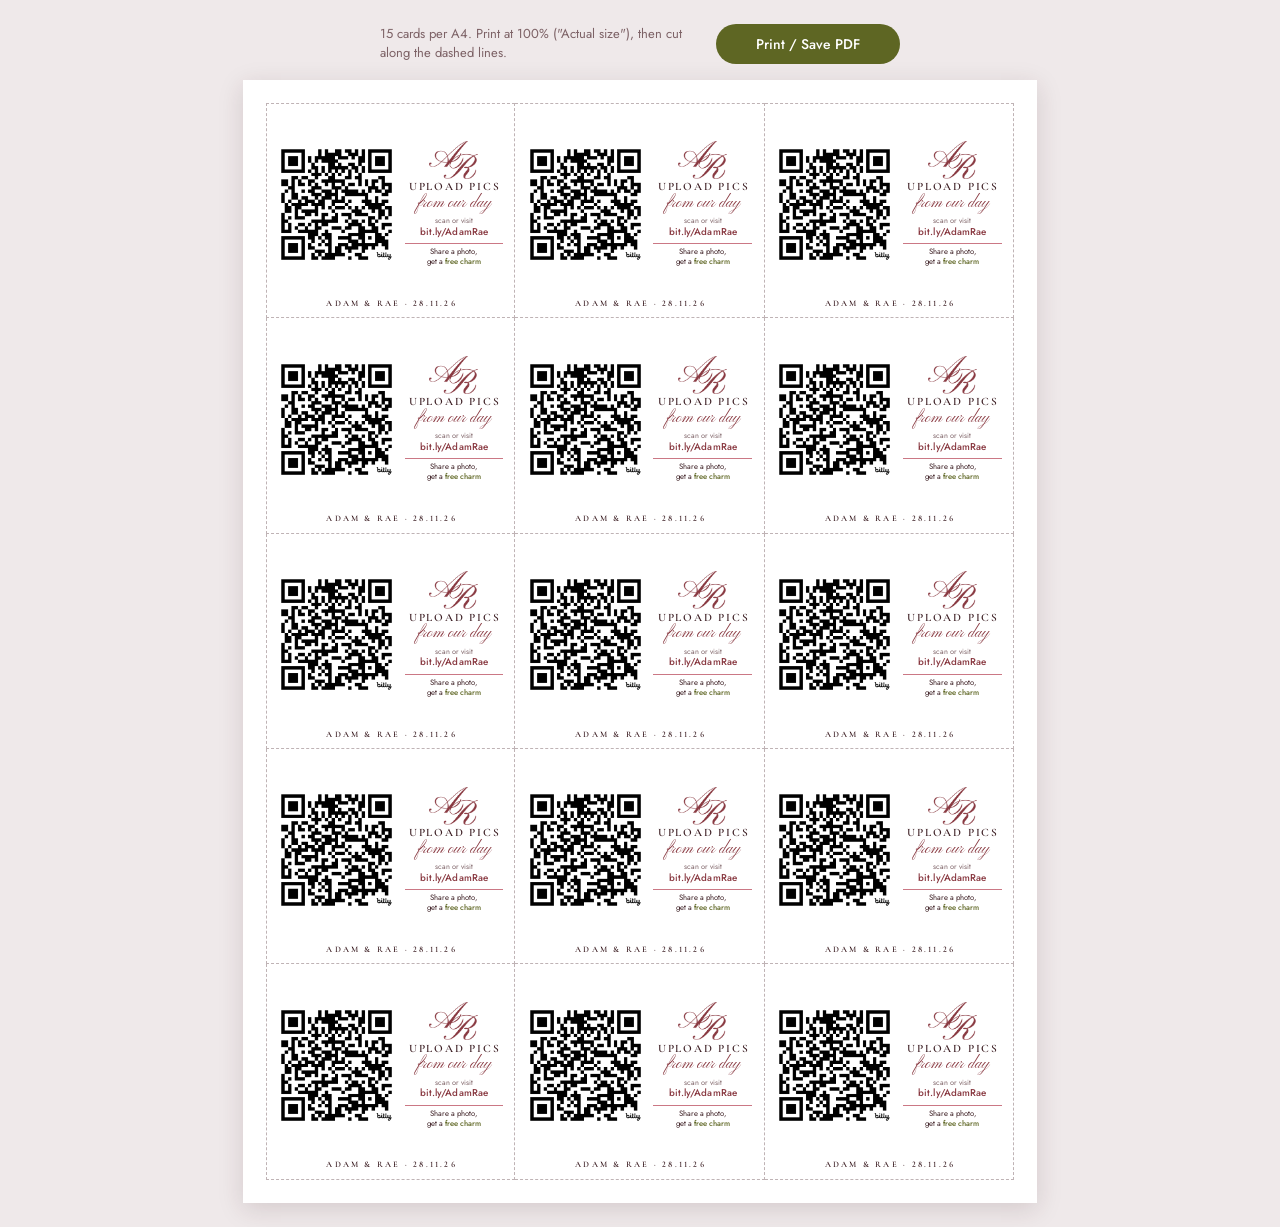
<file: print/qr-cards-a4.html>
<!doctype html>
<html lang="en"><head><meta charset="utf-8"><meta name="viewport" content="width=device-width, initial-scale=1">
<title>QR Cards A4 (15 per sheet)</title>
<link rel="stylesheet" href="https://fonts.googleapis.com/css2?family=Pinyon+Script&family=Cormorant+Garamond:wght@500;600&family=Jost:wght@400;500&display=swap">
<style>
/* 15 seat cards on one A4 sheet (3 × 5), each 66 × 57 mm, with dashed cutting guides.
   Ink-saving: white paper, thin lines, colour only on small text. Print at 100% / "Actual size". */
:root { --ink:#3b1d22; --muted:#7d6266; --berry:#893941; --rose:#cb7885; --olive:#5e6623; --cut:#bfb3b5; }
* { box-sizing:border-box; -webkit-print-color-adjust:exact; print-color-adjust:exact; }
@page { size:210mm 297mm; margin:0; }
html, body { margin:0; background:#efe9ea; }
body { display:grid; justify-items:center; gap:16px; padding:24px 16px; font-family:"Jost", system-ui, sans-serif; color:var(--ink); }
.tools { display:flex; gap:8px; width:min(100%, 520px); }
.tools button { flex:1; font:500 14px "Jost", sans-serif; padding:10px; border:0; border-radius:999px; background:var(--olive); color:#fff; cursor:pointer; }
.tools p { flex:2; margin:0; font-size:13px; color:var(--muted); }
.sheet { width:210mm; height:297mm; background:#fff; padding:6mm; display:grid; grid-template-columns:repeat(3, 66mm); grid-template-rows:repeat(5, 57mm); box-shadow:0 6px 24px rgba(59,29,34,.15); }
.card { position:relative; display:grid; grid-template-columns:31mm 1fr; grid-template-rows:1fr auto; column-gap:2.5mm; align-items:center; padding:3.5mm 3mm 2.5mm;
  border-right:.25mm dashed var(--cut); border-bottom:.25mm dashed var(--cut); }
.card:nth-child(3n+1) { border-left:.25mm dashed var(--cut); }
.card:nth-child(-n+3) { border-top:.25mm dashed var(--cut); }
.qr { width:31mm; height:31mm; display:block; }
.txt { display:grid; justify-items:center; text-align:center; gap:.6mm; min-width:0; }
.mono { width:13mm; aspect-ratio:590/459; background:var(--berry); -webkit-mask:url("../assets/monogram.png") center/contain no-repeat; mask:url("../assets/monogram.png") center/contain no-repeat; }
.caps { font-family:"Cormorant Garamond", Garamond, serif; font-weight:600; text-transform:uppercase; margin:0; font-variant-numeric:lining-nums; }
.title { font-size:8.5pt; letter-spacing:.16em; padding-left:.16em; line-height:1; }
.script { font:400 12pt/1 "Pinyon Script", cursive; color:var(--berry); margin:0; }
.link { margin:.8mm 0 0; font-size:5.6pt; line-height:1.3; color:var(--muted); }
.link b { font-size:7.4pt; font-weight:500; color:var(--berry); letter-spacing:.01em; }
.perk { margin:.6mm 0 0; font-size:5.8pt; line-height:1.3; border-top:.2mm solid var(--rose); padding-top:.8mm; width:100%; }
.perk b { color:var(--olive); font-weight:500; }
.sign { grid-column:1 / -1; justify-self:center; font-size:6.4pt; letter-spacing:.26em; padding-left:.26em; color:var(--ink); margin-top:1.6mm; }
@media print { html, body { background:none; } body { display:block; padding:0; } .tools { display:none; } .sheet { box-shadow:none; } }
</style>
</head><body>
<div class="tools">
  <p>15 cards per A4. Print at 100% ("Actual size"), then cut along the dashed lines.</p>
  <button type="button" onclick="window.print()">Print / Save PDF</button>
</div>
<article class="sheet">
    <div class="card">
      <img class="qr" src="../assets/qr-bitly.png" alt="QR code to bit.ly/AdamRae">
      <div class="txt">
        <div class="mono" aria-hidden="true"></div>
        <p class="caps title">Upload Pics</p>
        <p class="script">from our day</p>
        <p class="link">scan or visit<br><b>bit.ly/AdamRae</b></p>
        <p class="perk">Share a photo,<br>get a <b>free charm</b></p>
      </div>
      <p class="caps sign">Adam &amp; Rae · 28.11.26</p>
    </div>
    <div class="card">
      <img class="qr" src="../assets/qr-bitly.png" alt="QR code to bit.ly/AdamRae">
      <div class="txt">
        <div class="mono" aria-hidden="true"></div>
        <p class="caps title">Upload Pics</p>
        <p class="script">from our day</p>
        <p class="link">scan or visit<br><b>bit.ly/AdamRae</b></p>
        <p class="perk">Share a photo,<br>get a <b>free charm</b></p>
      </div>
      <p class="caps sign">Adam &amp; Rae · 28.11.26</p>
    </div>
    <div class="card">
      <img class="qr" src="../assets/qr-bitly.png" alt="QR code to bit.ly/AdamRae">
      <div class="txt">
        <div class="mono" aria-hidden="true"></div>
        <p class="caps title">Upload Pics</p>
        <p class="script">from our day</p>
        <p class="link">scan or visit<br><b>bit.ly/AdamRae</b></p>
        <p class="perk">Share a photo,<br>get a <b>free charm</b></p>
      </div>
      <p class="caps sign">Adam &amp; Rae · 28.11.26</p>
    </div>
    <div class="card">
      <img class="qr" src="../assets/qr-bitly.png" alt="QR code to bit.ly/AdamRae">
      <div class="txt">
        <div class="mono" aria-hidden="true"></div>
        <p class="caps title">Upload Pics</p>
        <p class="script">from our day</p>
        <p class="link">scan or visit<br><b>bit.ly/AdamRae</b></p>
        <p class="perk">Share a photo,<br>get a <b>free charm</b></p>
      </div>
      <p class="caps sign">Adam &amp; Rae · 28.11.26</p>
    </div>
    <div class="card">
      <img class="qr" src="../assets/qr-bitly.png" alt="QR code to bit.ly/AdamRae">
      <div class="txt">
        <div class="mono" aria-hidden="true"></div>
        <p class="caps title">Upload Pics</p>
        <p class="script">from our day</p>
        <p class="link">scan or visit<br><b>bit.ly/AdamRae</b></p>
        <p class="perk">Share a photo,<br>get a <b>free charm</b></p>
      </div>
      <p class="caps sign">Adam &amp; Rae · 28.11.26</p>
    </div>
    <div class="card">
      <img class="qr" src="../assets/qr-bitly.png" alt="QR code to bit.ly/AdamRae">
      <div class="txt">
        <div class="mono" aria-hidden="true"></div>
        <p class="caps title">Upload Pics</p>
        <p class="script">from our day</p>
        <p class="link">scan or visit<br><b>bit.ly/AdamRae</b></p>
        <p class="perk">Share a photo,<br>get a <b>free charm</b></p>
      </div>
      <p class="caps sign">Adam &amp; Rae · 28.11.26</p>
    </div>
    <div class="card">
      <img class="qr" src="../assets/qr-bitly.png" alt="QR code to bit.ly/AdamRae">
      <div class="txt">
        <div class="mono" aria-hidden="true"></div>
        <p class="caps title">Upload Pics</p>
        <p class="script">from our day</p>
        <p class="link">scan or visit<br><b>bit.ly/AdamRae</b></p>
        <p class="perk">Share a photo,<br>get a <b>free charm</b></p>
      </div>
      <p class="caps sign">Adam &amp; Rae · 28.11.26</p>
    </div>
    <div class="card">
      <img class="qr" src="../assets/qr-bitly.png" alt="QR code to bit.ly/AdamRae">
      <div class="txt">
        <div class="mono" aria-hidden="true"></div>
        <p class="caps title">Upload Pics</p>
        <p class="script">from our day</p>
        <p class="link">scan or visit<br><b>bit.ly/AdamRae</b></p>
        <p class="perk">Share a photo,<br>get a <b>free charm</b></p>
      </div>
      <p class="caps sign">Adam &amp; Rae · 28.11.26</p>
    </div>
    <div class="card">
      <img class="qr" src="../assets/qr-bitly.png" alt="QR code to bit.ly/AdamRae">
      <div class="txt">
        <div class="mono" aria-hidden="true"></div>
        <p class="caps title">Upload Pics</p>
        <p class="script">from our day</p>
        <p class="link">scan or visit<br><b>bit.ly/AdamRae</b></p>
        <p class="perk">Share a photo,<br>get a <b>free charm</b></p>
      </div>
      <p class="caps sign">Adam &amp; Rae · 28.11.26</p>
    </div>
    <div class="card">
      <img class="qr" src="../assets/qr-bitly.png" alt="QR code to bit.ly/AdamRae">
      <div class="txt">
        <div class="mono" aria-hidden="true"></div>
        <p class="caps title">Upload Pics</p>
        <p class="script">from our day</p>
        <p class="link">scan or visit<br><b>bit.ly/AdamRae</b></p>
        <p class="perk">Share a photo,<br>get a <b>free charm</b></p>
      </div>
      <p class="caps sign">Adam &amp; Rae · 28.11.26</p>
    </div>
    <div class="card">
      <img class="qr" src="../assets/qr-bitly.png" alt="QR code to bit.ly/AdamRae">
      <div class="txt">
        <div class="mono" aria-hidden="true"></div>
        <p class="caps title">Upload Pics</p>
        <p class="script">from our day</p>
        <p class="link">scan or visit<br><b>bit.ly/AdamRae</b></p>
        <p class="perk">Share a photo,<br>get a <b>free charm</b></p>
      </div>
      <p class="caps sign">Adam &amp; Rae · 28.11.26</p>
    </div>
    <div class="card">
      <img class="qr" src="../assets/qr-bitly.png" alt="QR code to bit.ly/AdamRae">
      <div class="txt">
        <div class="mono" aria-hidden="true"></div>
        <p class="caps title">Upload Pics</p>
        <p class="script">from our day</p>
        <p class="link">scan or visit<br><b>bit.ly/AdamRae</b></p>
        <p class="perk">Share a photo,<br>get a <b>free charm</b></p>
      </div>
      <p class="caps sign">Adam &amp; Rae · 28.11.26</p>
    </div>
    <div class="card">
      <img class="qr" src="../assets/qr-bitly.png" alt="QR code to bit.ly/AdamRae">
      <div class="txt">
        <div class="mono" aria-hidden="true"></div>
        <p class="caps title">Upload Pics</p>
        <p class="script">from our day</p>
        <p class="link">scan or visit<br><b>bit.ly/AdamRae</b></p>
        <p class="perk">Share a photo,<br>get a <b>free charm</b></p>
      </div>
      <p class="caps sign">Adam &amp; Rae · 28.11.26</p>
    </div>
    <div class="card">
      <img class="qr" src="../assets/qr-bitly.png" alt="QR code to bit.ly/AdamRae">
      <div class="txt">
        <div class="mono" aria-hidden="true"></div>
        <p class="caps title">Upload Pics</p>
        <p class="script">from our day</p>
        <p class="link">scan or visit<br><b>bit.ly/AdamRae</b></p>
        <p class="perk">Share a photo,<br>get a <b>free charm</b></p>
      </div>
      <p class="caps sign">Adam &amp; Rae · 28.11.26</p>
    </div>
    <div class="card">
      <img class="qr" src="../assets/qr-bitly.png" alt="QR code to bit.ly/AdamRae">
      <div class="txt">
        <div class="mono" aria-hidden="true"></div>
        <p class="caps title">Upload Pics</p>
        <p class="script">from our day</p>
        <p class="link">scan or visit<br><b>bit.ly/AdamRae</b></p>
        <p class="perk">Share a photo,<br>get a <b>free charm</b></p>
      </div>
      <p class="caps sign">Adam &amp; Rae · 28.11.26</p>
    </div>
</article>
</body></html>
</file>
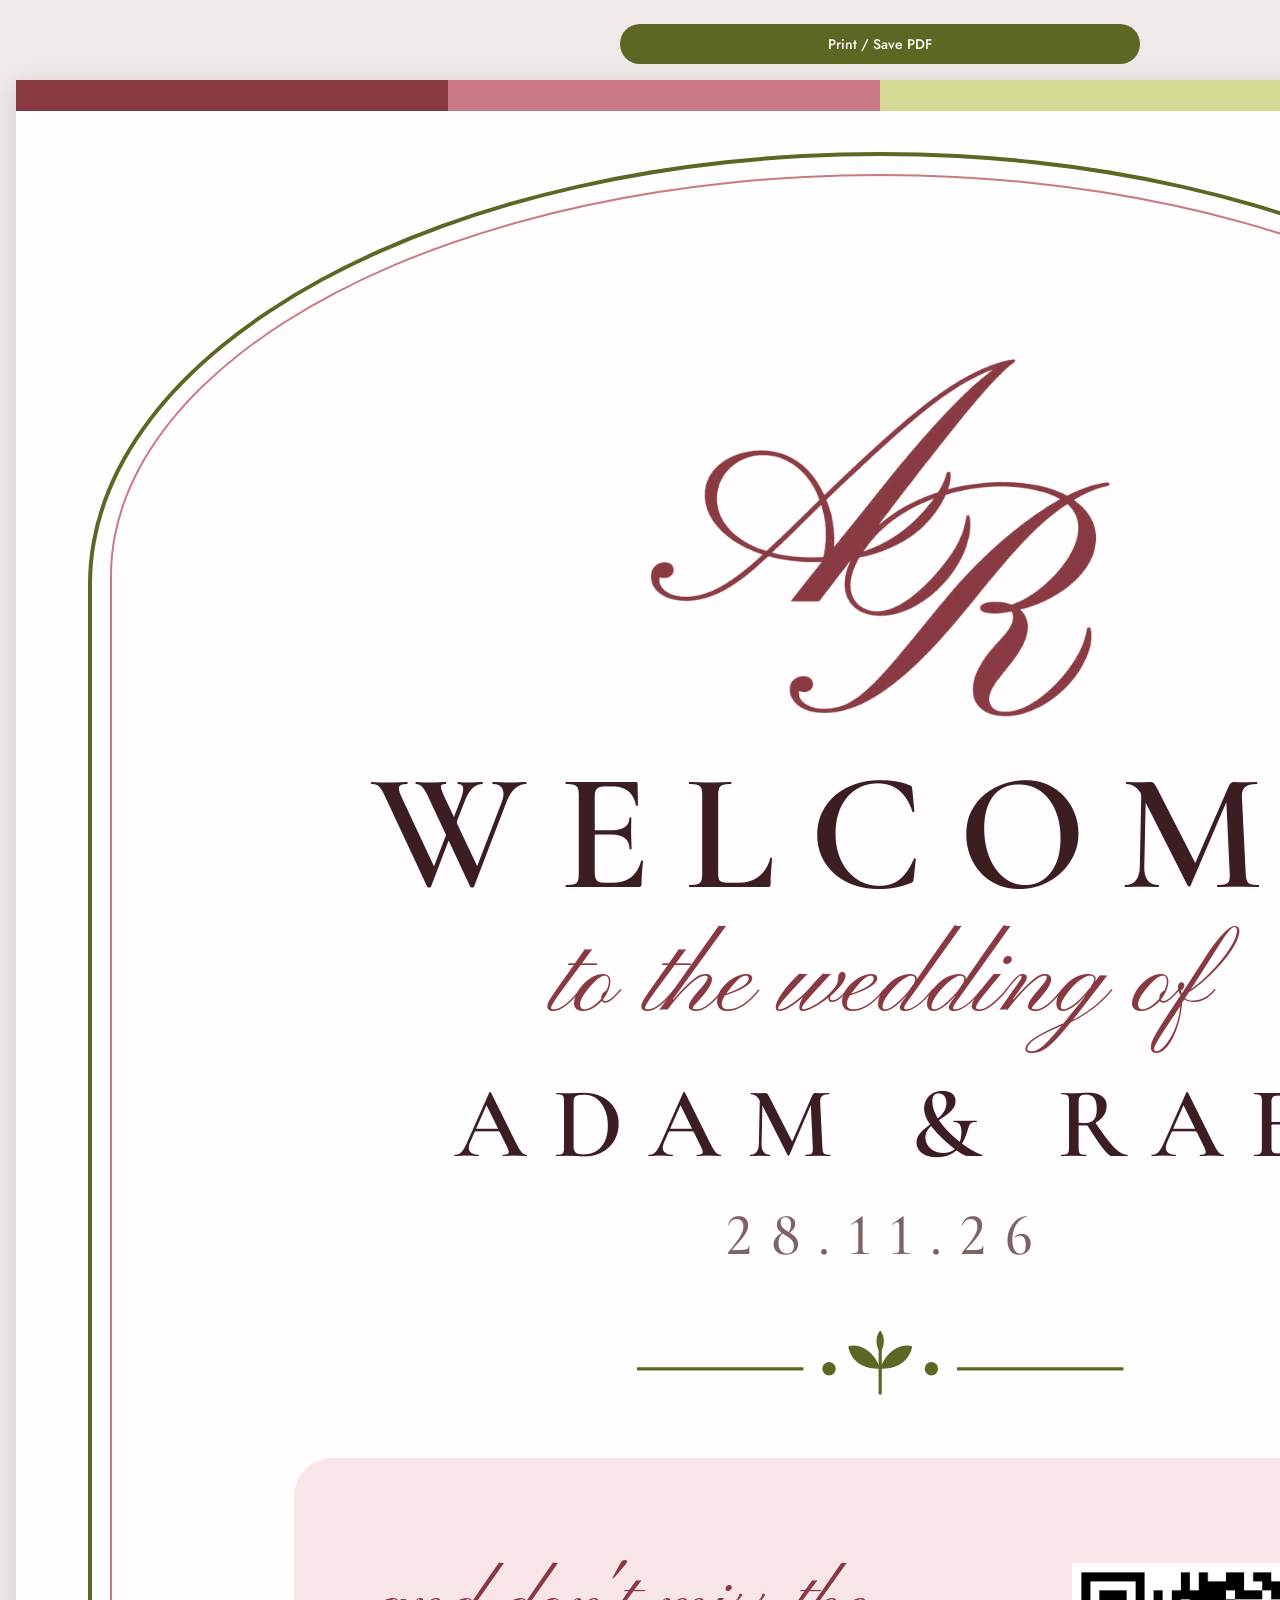
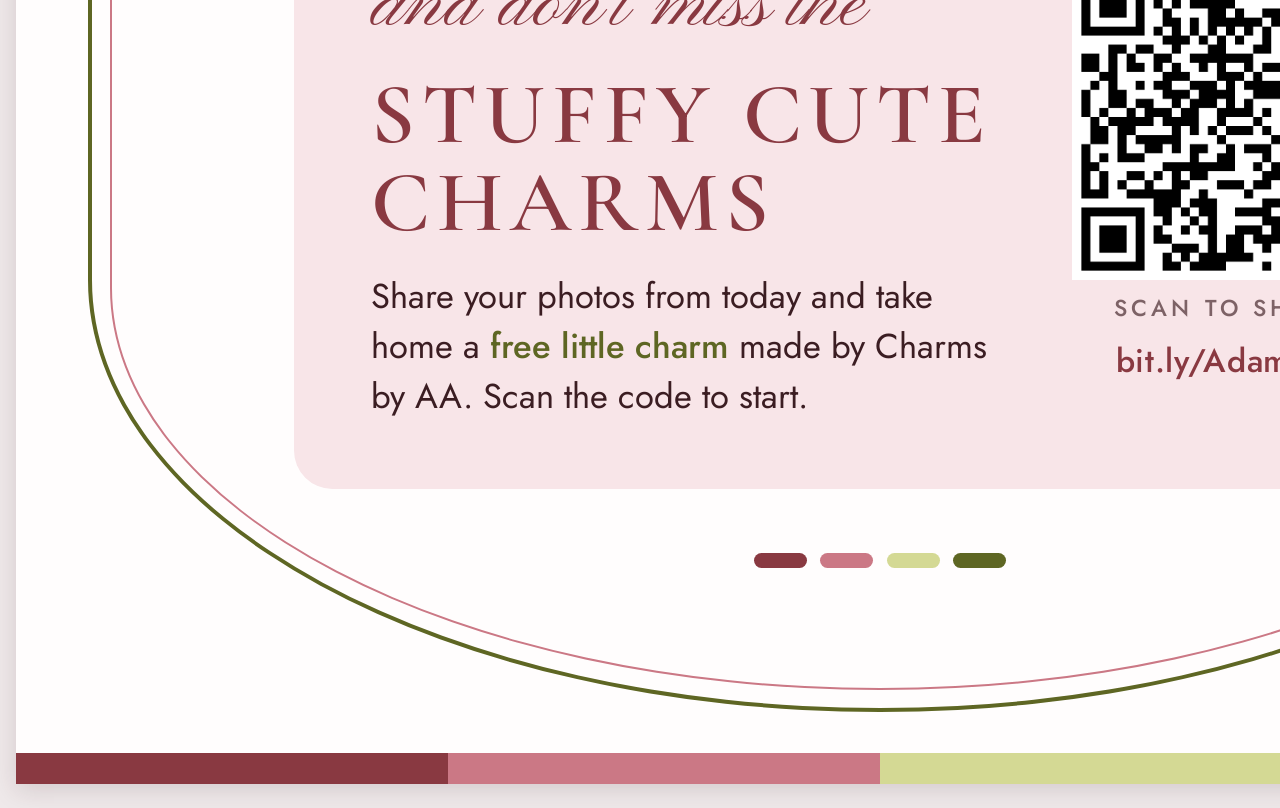
<file: print/welcome-sign.html>
<!doctype html>
<html lang="en"><head><meta charset="utf-8"><meta name="viewport" content="width=device-width, initial-scale=1">
<link rel="stylesheet" href="https://fonts.googleapis.com/css2?family=Pinyon+Script&family=Cormorant+Garamond:wght@500;600&family=Jost:wght@400;500&display=swap">
<link rel="stylesheet" href="sign.css">
<title>Adam &amp; Rae Welcome Sign</title>
<style>
/* 18 × 24 in welcome sign (scales cleanly to A2 / 24 × 36 in). */
@page { size: 18in 24in; margin: 0; }
.sheet { width:18in; height:24in; padding:2.9in 2in 2.1in; }
.stripe { height:.32in; }
.oval-a { inset:.75in; border:.05in solid var(--olive); border-radius:50% / 20% !important; }
.oval-b { inset:.98in; border:.022in solid var(--rose); border-radius:50% / 19% !important; }
.mono { width:4.8in; }
.welcome { font-size:1.75in; letter-spacing:.2em; padding-left:.2em; margin-top:.35in; line-height:1; }
.of { font-size:1.15in; margin-top:.12in; }
.names { font-size:1.05in; letter-spacing:.26em; padding-left:.26em; margin-top:.35in; line-height:1; }
.date { font-size:.62in; letter-spacing:.3em; padding-left:.3em; color:var(--muted); margin-top:.25in; font-weight:500; }
.leaf { width:5.4in; height:.8in; margin:.55in auto .6in; }
.booth { width:12.2in; display:grid; grid-template-columns:1fr 3.3in; gap:.6in; align-items:center; text-align:left; background:var(--rose-soft); border-radius:.4in; padding:.7in .8in; }
.booth .script { font-size:.82in; }
.booth .caps { font-size:.9in; letter-spacing:.08em; color:var(--berry); line-height:1.02; margin-top:.08in; }
.booth p { font-size:.36in; line-height:1.45; margin:.25in 0 0; }
.booth p b { color:var(--olive); font-weight:500; }
.qr-wrap { display:grid; gap:.12in; justify-items:center; }
.qr { width:3.3in; height:3.3in; border-radius:.15in; }
.qr-wrap .url-text { font:500 .34in "Jost", sans-serif; color:var(--berry); letter-spacing:.02em; }
.qr-wrap span { font:500 .24in "Jost", sans-serif; letter-spacing:.18em; text-transform:uppercase; color:var(--muted); }
.swatches { gap:.14in; margin-top:auto; margin-bottom:.15in; }
.swatches i { width:.55in; height:.16in; border-radius:.08in; }
</style>
</head><body>
<div class="tools">
  <button type="button" onclick="window.print()">Print / Save PDF</button>
</div>
<article class="sheet">
  <div class="stripe"><i style="background:var(--berry)"></i><i style="background:var(--rose)"></i><i style="background:var(--lime)"></i><i style="background:var(--olive)"></i></div><div class="stripe bottom" style="height:.32in"><i style="background:var(--berry)"></i><i style="background:var(--rose)"></i><i style="background:var(--lime)"></i><i style="background:var(--olive)"></i></div>
  <div class="oval-a"></div><div class="oval-b"></div>
  <div class="mono" role="img" aria-label="A R monogram"></div>
  <h1 class="caps welcome">Welcome</h1>
  <p class="script of">to the wedding of</p>
  <p class="caps names">Adam &amp; Rae</p>
  <p class="caps date">28.11.26</p>
  <svg class="leaf" viewBox="0 0 160 24" fill="none" stroke="currentColor" stroke-width="1" aria-hidden="true"><path d="M4 14h52M104 14h52"/><circle cx="64" cy="14" r="1.6" fill="currentColor"/><circle cx="96" cy="14" r="1.6" fill="currentColor"/><path d="M80 22V8"/><path d="M80 14c-2-6-7-8-10-7 1 5 5 7 10 7zM80 14c2-6 7-8 10-7-1 5-5 7-10 7zM80 9c-2-3-1-6 0-7 1 1 2 4 0 7z" fill="currentColor" stroke="none"/></svg>
  <section class="booth">
    <div>
      <p class="script">and don't miss the</p>
      <h2 class="caps">Stuffy Cute Charms</h2>
      <p>Share your photos from today and take home a <b>free little charm</b> made by Charms by AA. Scan the code to start.</p>
    </div>
    <div class="qr-wrap"><div class="qr"></div><span>Scan to share</span><b class="url-text">bit.ly/AdamRae</b></div>
  </section>
  <div class="swatches" aria-hidden="true"><i style="background:var(--berry)"></i><i style="background:var(--rose)"></i><i style="background:var(--lime)"></i><i style="background:var(--olive)"></i></div>
</article>
<script src="qr.js"></script>
</body></html>
</file>
<file: print/sign.css>
/* Shared print styles for Adam & Rae signs. Sizes are in inches so they print to scale. */
:root { --paper:#fffdfd; --ink:#3b1d22; --muted:#7d6266; --berry:#893941; --rose:#cb7885; --lime:#d4d994; --olive:#5e6623; --rose-soft:#f8e5e8; --lime-soft:#f2f4de; }
* { box-sizing:border-box; -webkit-print-color-adjust:exact; print-color-adjust:exact; }
html, body { margin:0; background:#efe9ea; }
body { display:grid; justify-items:center; gap:16px; padding:24px 16px; font-family:"Jost", "Avenir Next", system-ui, sans-serif; color:var(--ink); }
.tools { display:flex; flex-wrap:wrap; gap:8px; width:min(100%, 520px); }
.tools input { flex:1 1 100%; font:inherit; padding:10px; border:1px solid #d9c9cc; border-radius:8px; }
.tools button { flex:1; font:500 14px "Jost", sans-serif; padding:10px; border:0; border-radius:999px; background:var(--olive); color:#fff; cursor:pointer; }
.sheet { position:relative; background:var(--paper); display:flex; flex-direction:column; align-items:center; text-align:center; box-shadow:0 6px 24px rgba(59,29,34,.15); overflow:hidden; }
.sheet .oval-a, .sheet .oval-b { position:absolute; pointer-events:none; border-radius:50% / 36%; }
.stripe { position:absolute; left:0; right:0; top:0; display:flex; }
.stripe i { flex:1; }
.stripe.bottom { top:auto; bottom:0; }
.mono { aspect-ratio:590/459; background:var(--berry); -webkit-mask:url("../assets/monogram.png") center/contain no-repeat; mask:url("../assets/monogram.png") center/contain no-repeat; }
.caps { font-family:"Cormorant Garamond", Garamond, "Times New Roman", serif; font-weight:600; text-transform:uppercase; margin:0; font-variant-numeric:lining-nums; }
.script { font-family:"Pinyon Script", "Snell Roundhand", cursive; font-weight:400; color:var(--berry); margin:0; line-height:1; }
.leaf { color:var(--olive); display:block; }
.qr { background:#fff; }
.qr svg { width:100%; height:100%; display:block; }
.swatches { display:flex; justify-content:center; }
.swatches i { display:block; }
@media print { html, body { background:none; } body { display:block; padding:0; } .tools { display:none; } .sheet { box-shadow:none; } }
</file>
